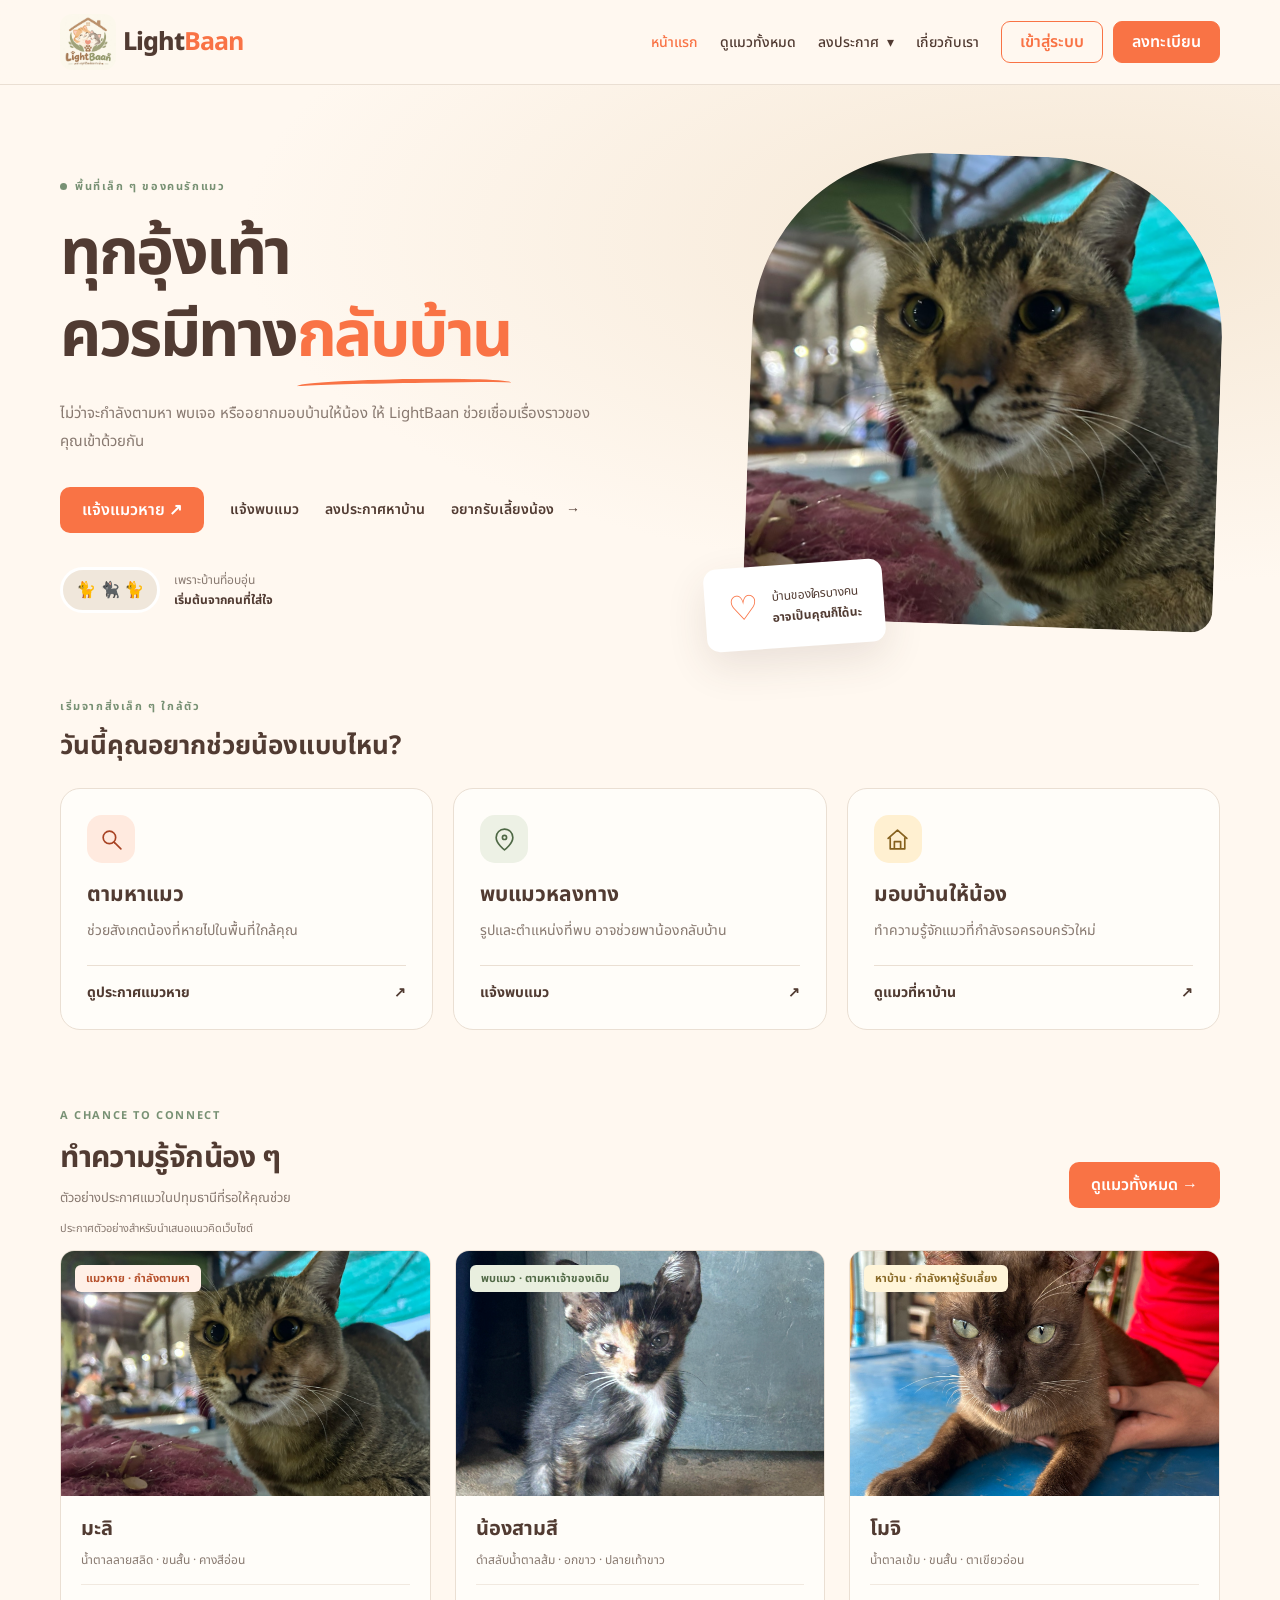
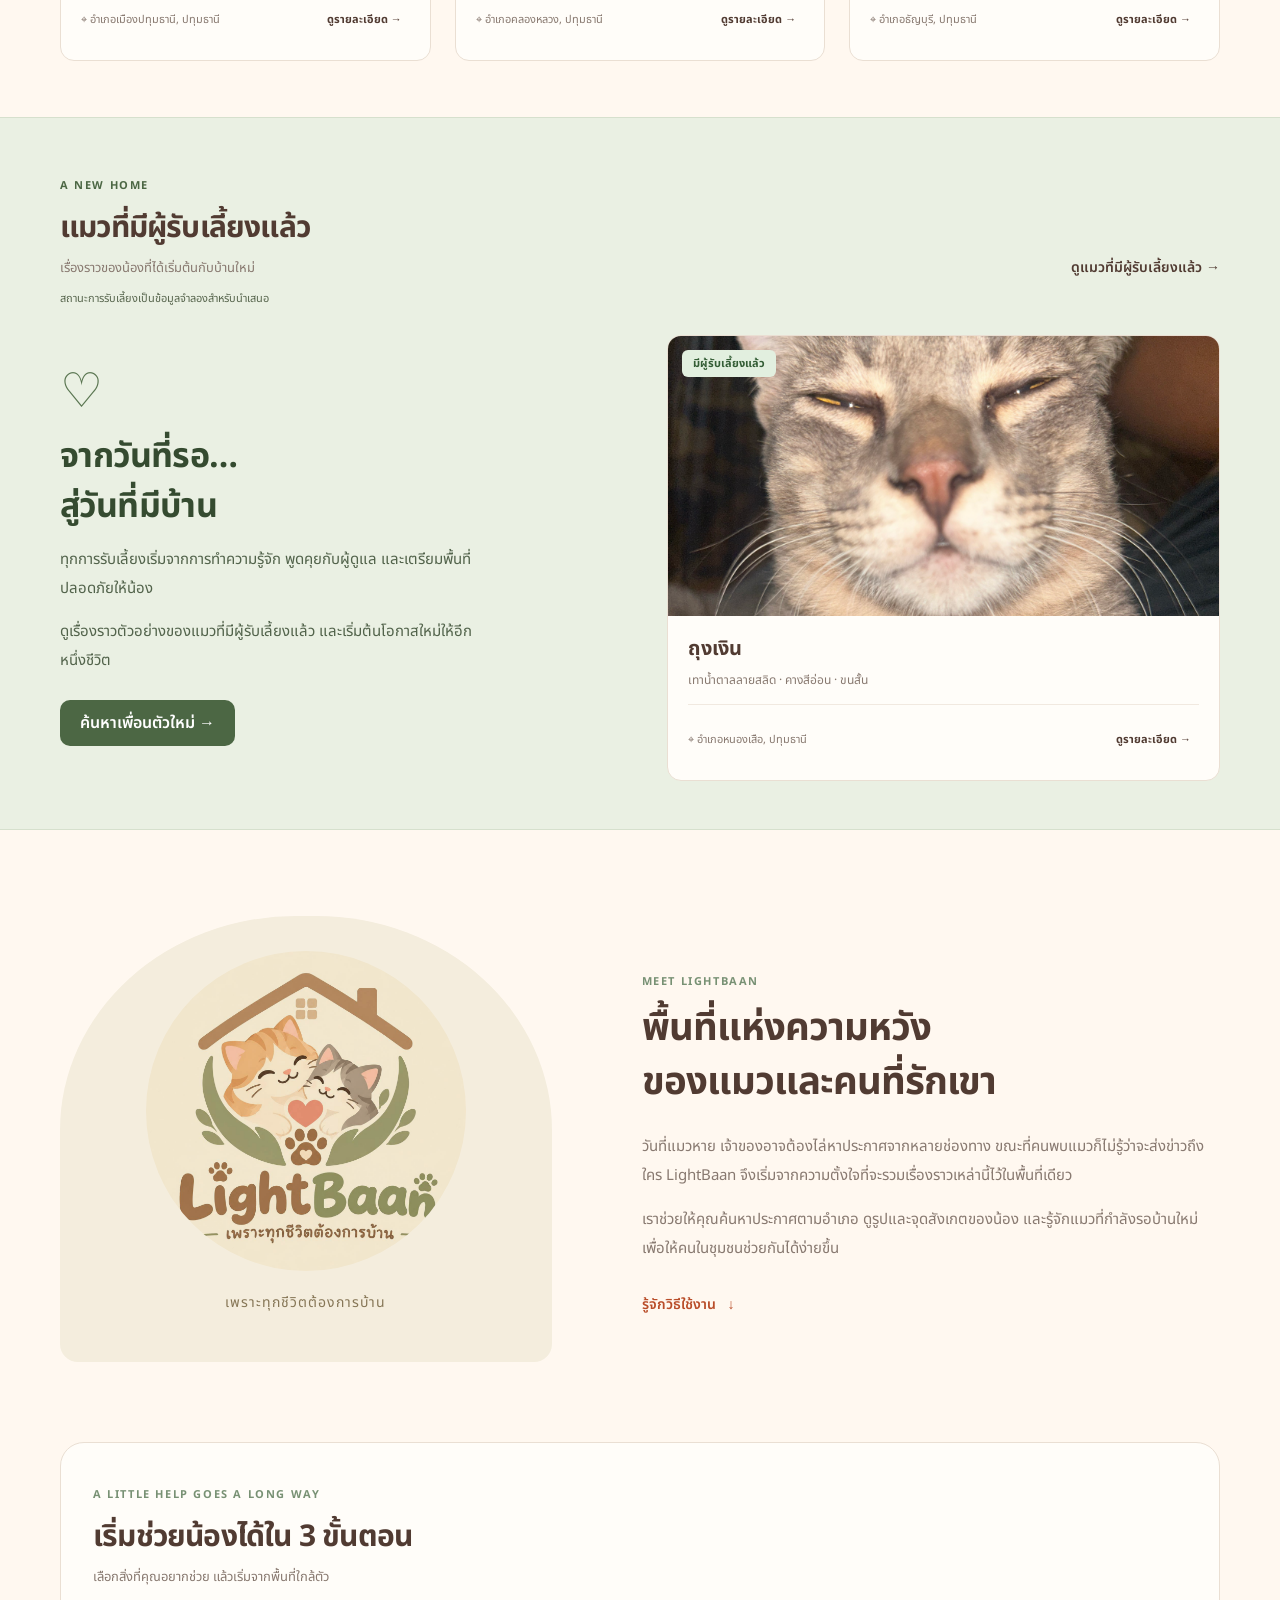
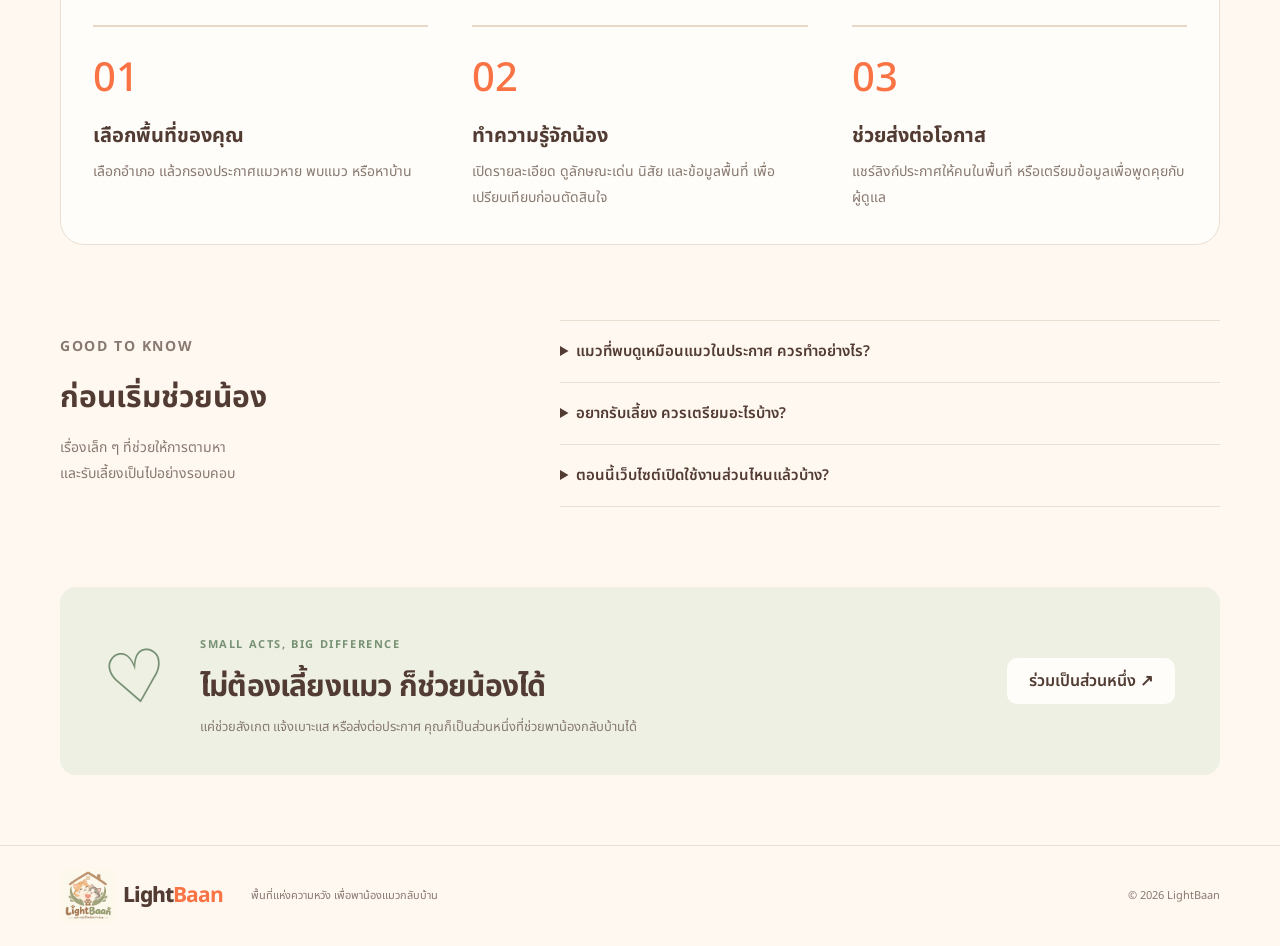
<file: index.html>
<!DOCTYPE html>
<html lang="th">
<head>
  <meta charset="UTF-8">
  <meta name="viewport" content="width=device-width, initial-scale=1.0">
  <meta name="description" content="LightBaan พื้นที่ช่วยตามหาแมวและหาบ้านให้แมวในชุมชน เลือกดูประกาศตามเขตและรู้จักน้องแต่ละตัว">
  <title>LightBaan | พาน้องแมวกลับบ้าน</title>
  <link rel="icon" type="image/jpeg" href="Logo.jpg">
  <link rel="preconnect" href="https://fonts.googleapis.com">
  <link rel="preconnect" href="https://fonts.gstatic.com" crossorigin>
  <link href="https://fonts.googleapis.com/css2?family=Noto+Sans+Thai:wght@400;500;600;700;800&display=swap" rel="stylesheet">
  <link rel="stylesheet" href="styles.css?v=20261018-menu">
  <script src="cats.js?v=20261018-nav" defer></script>
  <script src="demo.js?v=20261018-nav" defer></script>
  <script src="adoption.js?v=20261018-nav" defer></script>
  <script src="app.js?v=20261018-menu" defer></script>
</head>
<body class="home-page">
  <a class="skip-link" href="#main">ข้ามไปยังเนื้อหา</a>
  <header class="site-header">
    <div class="container navbar">
      <a class="logo" href="index.html?v=20261018-menu" aria-label="LightBaan หน้าแรก"><img class="logo-image" src="Logo.jpg" alt=""><span>Light<strong>Baan</strong></span></a>
      <button class="menu-button" id="menuButton" type="button" aria-label="เปิดเมนู" aria-controls="navLinks" aria-expanded="false"><span></span><span></span><span></span></button>
      <nav class="nav-links" id="navLinks" aria-label="เมนูหลัก"><a href="index.html?v=20261018-menu" class="active" aria-current="page">หน้าแรก</a><a href="cats.html">ดูแมวทั้งหมด</a><details class="nav-post"><summary>ลงประกาศ <span aria-hidden="true">▾</span></summary><div class="nav-post-options"><a href="report.html">แจ้งแมวหาย</a><a href="report.html?type=found">แจ้งพบแมว</a><a href="report.html?type=adopt">ลงประกาศหาบ้าน</a></div></details><a href="index.html?v=20261018-menu#about">เกี่ยวกับเรา</a></nav>
      <div class="auth-actions"><a class="login-button" href="auth.html">เข้าสู่ระบบ</a><a class="register-button" href="auth.html?mode=register">ลงทะเบียน</a></div>
    </div>
  </header>
  <main id="main">
    <section class="hero" id="home">
      <div class="container hero-grid">
        <div class="hero-content">
          <p class="eyebrow"><span></span> พื้นที่เล็ก ๆ ของคนรักแมว</p>
          <h1>ทุกอุ้งเท้า<br>ควรมีทาง<span>กลับบ้าน</span></h1>
          <p class="hero-description">ไม่ว่าจะกำลังตามหา พบเจอ หรืออยากมอบบ้านให้น้อง ให้ LightBaan ช่วยเชื่อมเรื่องราวของคุณเข้าด้วยกัน</p>
          <div class="hero-actions"><a class="primary-button" href="report.html">แจ้งแมวหาย ↗</a><a class="text-link" href="report.html?type=found">แจ้งพบแมว</a><a class="text-link" href="report.html?type=adopt">ลงประกาศหาบ้าน</a><a class="text-link" href="cats.html?type=adopt">อยากรับเลี้ยงน้อง <span>→</span></a></div>
          <div class="kind-note"><div class="cat-faces" aria-hidden="true">🐈 🐈‍⬛ 🐈</div><p>เพราะบ้านที่อบอุ่น<br><strong>เริ่มต้นจากคนที่ใส่ใจ</strong></p></div>
        </div>
        <div class="hero-image-wrap">
          <img class="hero-image" src="images/cat-1.jpg" style="object-position: 60% 40%" alt="แมวลายสลิดสีน้ำตาลกำลังมองกล้อง" fetchpriority="high">
          <div class="image-note"><span>♡</span><p>บ้านของใครบางคน<br><strong>อาจเป็นคุณก็ได้นะ</strong></p></div>
        </div>
      </div>
    </section>
<section class="quick-help container" aria-labelledby="quickHelpTitle"><div class="quick-heading"><p class="section-label">เริ่มจากสิ่งเล็ก ๆ ใกล้ตัว</p><h2 id="quickHelpTitle">วันนี้คุณอยากช่วยน้องแบบไหน?</h2></div><div class="quick-grid"><a class="quick-card quick-0" href="cats.html?type=lost"><span class="quick-icon" aria-hidden="true"><svg viewBox="0 0 24 24" fill="none" stroke="currentColor" stroke-width="1.6" stroke-linecap="round" stroke-linejoin="round"><circle cx="10" cy="10" r="6"/><path d="m15 15 6 6"/></svg></span><h3>ตามหาแมว</h3><p>ช่วยสังเกตน้องที่หายไปในพื้นที่ใกล้คุณ</p><span class="quick-link">ดูประกาศแมวหาย <span aria-hidden="true">↗</span></span></a><a class="quick-card quick-1" href="report.html?type=found"><span class="quick-icon" aria-hidden="true"><svg viewBox="0 0 24 24" fill="none" stroke="currentColor" stroke-width="1.6" stroke-linecap="round" stroke-linejoin="round"><path d="M20 10c0 6-8 12-8 12S4 16 4 10a8 8 0 1 1 16 0Z"/><circle cx="12" cy="10" r="2"/></svg></span><h3>พบแมวหลงทาง</h3><p>รูปและตำแหน่งที่พบ อาจช่วยพาน้องกลับบ้าน</p><span class="quick-link">แจ้งพบแมว <span aria-hidden="true">↗</span></span></a><a class="quick-card quick-2" href="cats.html?type=adopt"><span class="quick-icon" aria-hidden="true"><svg viewBox="0 0 24 24" fill="none" stroke="currentColor" stroke-width="1.6" stroke-linecap="round" stroke-linejoin="round"><path d="m3 11 9-8 9 8M5 10v11h14V10M9 21v-7h6v7"/></svg></span><h3>มอบบ้านให้น้อง</h3><p>ทำความรู้จักแมวที่กำลังรอครอบครัวใหม่</p><span class="quick-link">ดูแมวที่หาบ้าน <span aria-hidden="true">↗</span></span></a></div></section>
    <section class="cats-section container" id="cats">
      <div class="section-heading"><div><p class="section-label">A CHANCE TO CONNECT</p><h2>ทำความรู้จักน้อง ๆ</h2><p>ตัวอย่างประกาศแมวในปทุมธานีที่รอให้คุณช่วย</p></div><a class="primary-button" href="cats.html">ดูแมวทั้งหมด →</a></div>
      <p class="sample-note">ประกาศตัวอย่างสำหรับนำเสนอแนวคิดเว็บไซต์</p>
      <div class="cat-grid" id="homeCatGrid"></div>
    </section>
    <section class="success-section" aria-labelledby="adoptedTitle"><div class="container">
      <div class="section-heading"><div><p class="section-label">A NEW HOME</p><h2 id="adoptedTitle">แมวที่มีผู้รับเลี้ยงแล้ว</h2><p>เรื่องราวของน้องที่ได้เริ่มต้นกับบ้านใหม่</p></div><a class="text-link" href="cats.html?type=adopted">ดูแมวที่มีผู้รับเลี้ยงแล้ว →</a></div>
      <p class="sample-note">สถานะการรับเลี้ยงเป็นข้อมูลจำลองสำหรับนำเสนอ</p>
      <div class="success-layout"><div class="success-copy"><span class="success-heart" aria-hidden="true">♡</span><h3>จากวันที่รอ…<br>สู่วันที่มีบ้าน</h3><p>ทุกการรับเลี้ยงเริ่มจากการทำความรู้จัก พูดคุยกับผู้ดูแล และเตรียมพื้นที่ปลอดภัยให้น้อง</p><p>ดูเรื่องราวตัวอย่างของแมวที่มีผู้รับเลี้ยงแล้ว และเริ่มต้นโอกาสใหม่ให้อีกหนึ่งชีวิต</p><a class="success-button" href="cats.html?type=adopt">ค้นหาเพื่อนตัวใหม่ →</a></div><div class="cat-grid" id="adoptedCatGrid"></div></div></div>
    </section>
    <section class="story-section container" id="about" aria-labelledby="aboutTitle">
      <div class="story-visual"><img src="Logo.jpg" alt="แมวสองตัวใต้หลังคาบ้าน สัญลักษณ์ของ LightBaan" loading="lazy"><p>เพราะทุกชีวิตต้องการบ้าน</p></div>
      <div class="story-copy"><p class="section-label">MEET LIGHTBAAN</p><h2 id="aboutTitle">พื้นที่แห่งความหวัง<br>ของแมวและคนที่รักเขา</h2><p>วันที่แมวหาย เจ้าของอาจต้องไล่หาประกาศจากหลายช่องทาง ขณะที่คนพบแมวก็ไม่รู้ว่าจะส่งข่าวถึงใคร LightBaan จึงเริ่มจากความตั้งใจที่จะรวมเรื่องราวเหล่านี้ไว้ในพื้นที่เดียว</p><p>เราช่วยให้คุณค้นหาประกาศตามอำเภอ ดูรูปและจุดสังเกตของน้อง และรู้จักแมวที่กำลังรอบ้านใหม่ เพื่อให้คนในชุมชนช่วยกันได้ง่ายขึ้น</p><a class="text-link" href="#how-it-works">รู้จักวิธีใช้งาน <span>↓</span></a></div>
    </section>
    <section class="how-section container" id="how-it-works" aria-labelledby="howTitle">
      <div class="section-heading"><div><p class="section-label">A LITTLE HELP GOES A LONG WAY</p><h2 id="howTitle">เริ่มช่วยน้องได้ใน 3 ขั้นตอน</h2><p>เลือกสิ่งที่คุณอยากช่วย แล้วเริ่มจากพื้นที่ใกล้ตัว</p></div></div>
      <ol class="steps"><li><span class="step-number">01</span><h3>เลือกพื้นที่ของคุณ</h3><p>เลือกอำเภอ แล้วกรองประกาศแมวหาย พบแมว หรือหาบ้าน</p></li><li><span class="step-number">02</span><h3>ทำความรู้จักน้อง</h3><p>เปิดรายละเอียด ดูลักษณะเด่น นิสัย และข้อมูลพื้นที่ เพื่อเปรียบเทียบก่อนตัดสินใจ</p></li><li><span class="step-number">03</span><h3>ช่วยส่งต่อโอกาส</h3><p>แชร์ลิงก์ประกาศให้คนในพื้นที่ หรือเตรียมข้อมูลเพื่อพูดคุยกับผู้ดูแล</p></li></ol>
    </section>
    <section class="faq-section container" aria-labelledby="faqTitle">
      <div><p class="section-label">GOOD TO KNOW</p><h2 id="faqTitle">ก่อนเริ่มช่วยน้อง</h2><p>เรื่องเล็ก ๆ ที่ช่วยให้การตามหา<br>และรับเลี้ยงเป็นไปอย่างรอบคอบ</p></div>
      <div class="faq-list"><details><summary>แมวที่พบดูเหมือนแมวในประกาศ ควรทำอย่างไร?</summary><p>เปรียบเทียบจุดสังเกต สีขน ปลอกคอ และพื้นที่ให้ครบ เตรียมภาพกับเวลาที่พบเพื่อแจ้งผู้ประกาศ รูปที่คล้ายกันเพียงอย่างเดียวยังยืนยันไม่ได้ว่าเป็นแมวตัวเดียวกัน</p></details><details><summary>อยากรับเลี้ยง ควรเตรียมอะไรบ้าง?</summary><p>เตรียมพื้นที่ปลอดภัย อาหาร กระบะทราย และเวลาในการดูแล พูดคุยกับสมาชิกในบ้าน รวมถึงสอบถามนิสัยและประวัติการดูแลของน้องจากผู้ประกาศก่อนตัดสินใจ</p></details><details><summary>ตอนนี้เว็บไซต์เปิดใช้งานส่วนไหนแล้วบ้าง?</summary><p>ทดลองเข้าสู่ระบบ ลงประกาศแมวหาย พบแมว และหาบ้าน พร้อมรูปและหมุด ดูรายละเอียด กรองตามอำเภอ และปิดประกาศได้ ข้อมูลอยู่เฉพาะในแท็บนี้ ไม่สร้างบัญชีหรือส่งข้อความถึงผู้อื่นจริง</p></details></div>
    </section>
    <section class="about-section container"><div class="about-icon" aria-hidden="true">♡</div><div><p class="section-label">SMALL ACTS, BIG DIFFERENCE</p><h2>ไม่ต้องเลี้ยงแมว ก็ช่วยน้องได้</h2><p>แค่ช่วยสังเกต แจ้งเบาะแส หรือส่งต่อประกาศ คุณก็เป็นส่วนหนึ่งที่ช่วยพาน้องกลับบ้านได้</p></div><a class="secondary-button" href="auth.html?mode=register">ร่วมเป็นส่วนหนึ่ง ↗</a></section>
  </main>
  <footer class="site-footer"><div class="container footer-content"><a class="logo" href="index.html?v=20261018-menu"><img class="logo-image" src="Logo.jpg" alt=""><span>Light<strong>Baan</strong></span></a><p>พื้นที่แห่งความหวัง เพื่อพาน้องแมวกลับบ้าน</p><small>© 2026 LightBaan</small></div></footer>
  <dialog id="comingSoonDialog" aria-labelledby="dialogTitle"><button class="dialog-close" type="button" aria-label="ปิด" data-close-dialog>×</button><div class="dialog-icon" aria-hidden="true">♡</div><h2 id="dialogTitle">ฟีเจอร์นี้กำลังพัฒนา</h2><p>ระบบลงประกาศยังไม่เปิดใช้งาน ระหว่างนี้สามารถค้นหาและดูรายละเอียดประกาศตัวอย่างได้</p><button class="primary-button" type="button" data-close-dialog>เข้าใจแล้ว</button></dialog>
</body>
</html>
</file>
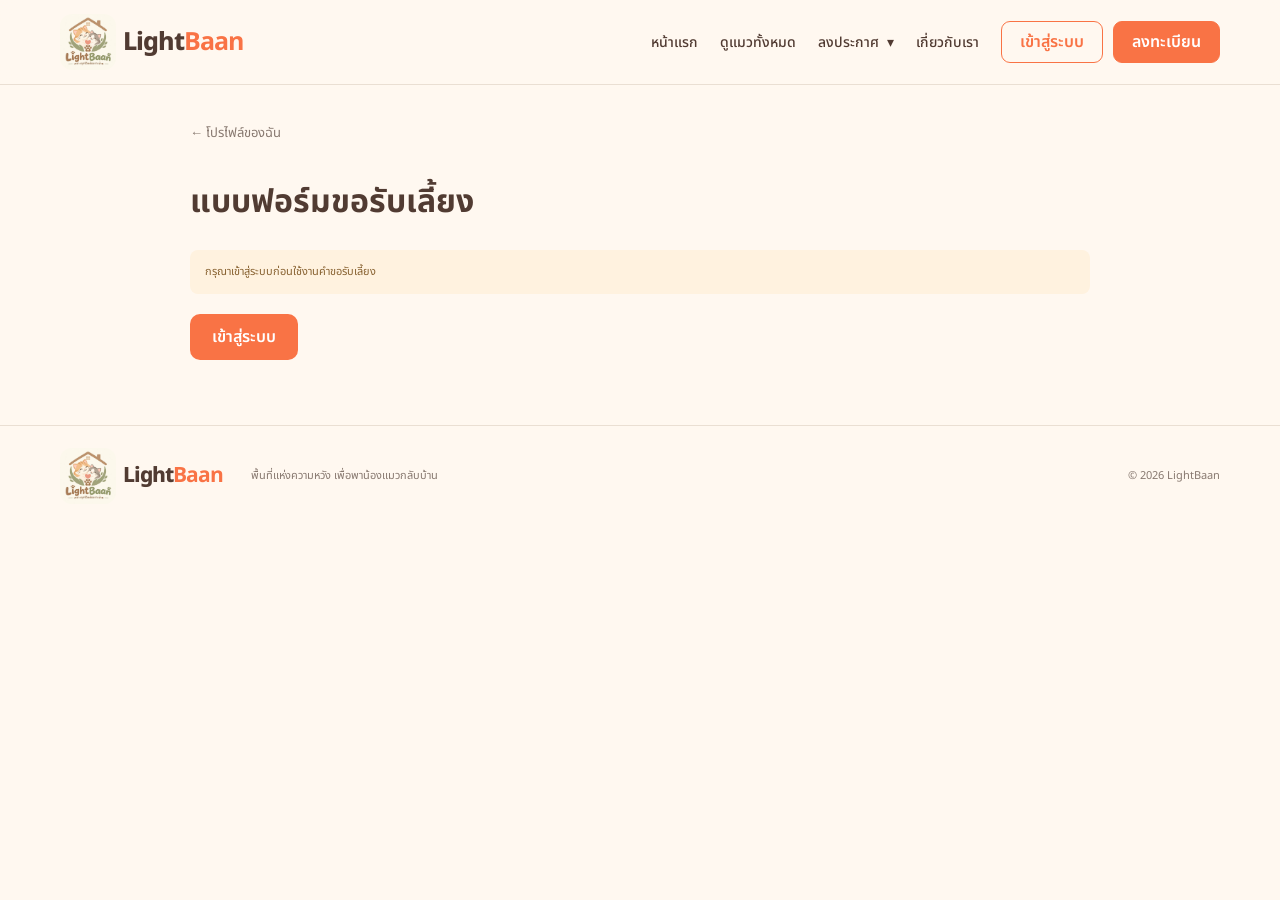
<file: adopt.html>
<!DOCTYPE html>
<html lang="th">
<head>
  <meta charset="UTF-8">
  <meta name="viewport" content="width=device-width, initial-scale=1.0">
  <title>แบบฟอร์มขอรับเลี้ยง | LightBaan</title>
  <link rel="icon" type="image/jpeg" href="Logo.jpg">
  <link rel="preconnect" href="https://fonts.googleapis.com">
  <link rel="preconnect" href="https://fonts.gstatic.com" crossorigin>
  <link href="https://fonts.googleapis.com/css2?family=Noto+Sans+Thai:wght@400;500;600;700;800&display=swap" rel="stylesheet">
  <link rel="stylesheet" href="styles.css?v=20261018-menu">
  <script src="cats.js?v=20261018-nav" defer></script>
  <script src="demo.js?v=20261018-nav" defer></script>
  <script src="adoption.js?v=20261018-nav" defer></script>
  <script src="app.js?v=20261018-menu" defer></script>
  <script src="adoption-pages.js?v=20261018-nav" defer></script>
</head>
<body data-adoption-page="apply">
  <a class="skip-link" href="#profileMain">ข้ามไปยังเนื้อหา</a>
  <header class="site-header">
    <div class="container navbar">
      <a class="logo" href="index.html?v=20261018-menu" aria-label="LightBaan หน้าแรก"><img class="logo-image" src="Logo.jpg" alt=""><span>Light<strong>Baan</strong></span></a>
      <button class="menu-button" id="menuButton" type="button" aria-label="เปิดเมนู" aria-controls="navLinks" aria-expanded="false"><span></span><span></span><span></span></button>
      <nav class="nav-links" id="navLinks" aria-label="เมนูหลัก"><a href="index.html?v=20261018-menu">หน้าแรก</a><a href="cats.html">ดูแมวทั้งหมด</a><details class="nav-post"><summary>ลงประกาศ <span aria-hidden="true">▾</span></summary><div class="nav-post-options"><a href="report.html">แจ้งแมวหาย</a><a href="report.html?type=found">แจ้งพบแมว</a><a href="report.html?type=adopt">ลงประกาศหาบ้าน</a></div></details><a href="index.html?v=20261018-menu#about">เกี่ยวกับเรา</a></nav>
      <div class="auth-actions"><a class="login-button" href="auth.html">เข้าสู่ระบบ</a><a class="register-button" href="auth.html?mode=register">ลงทะเบียน</a></div>
    </div>
  </header>
  <main class="container profile-page" id="profileMain"><a class="back-link" href="profile.html">← โปรไฟล์ของฉัน</a><h1 id="adoptionHeading">แบบฟอร์มขอรับเลี้ยง</h1><div id="adoptionContent"><noscript>กรุณาเปิด JavaScript</noscript></div></main>
  <footer class="site-footer"><div class="container footer-content"><a class="logo" href="index.html?v=20261018-menu"><img class="logo-image" src="Logo.jpg" alt=""><span>Light<strong>Baan</strong></span></a><p>พื้นที่แห่งความหวัง เพื่อพาน้องแมวกลับบ้าน</p><small>© 2026 LightBaan</small></div></footer>
</body>
</html>
</file>
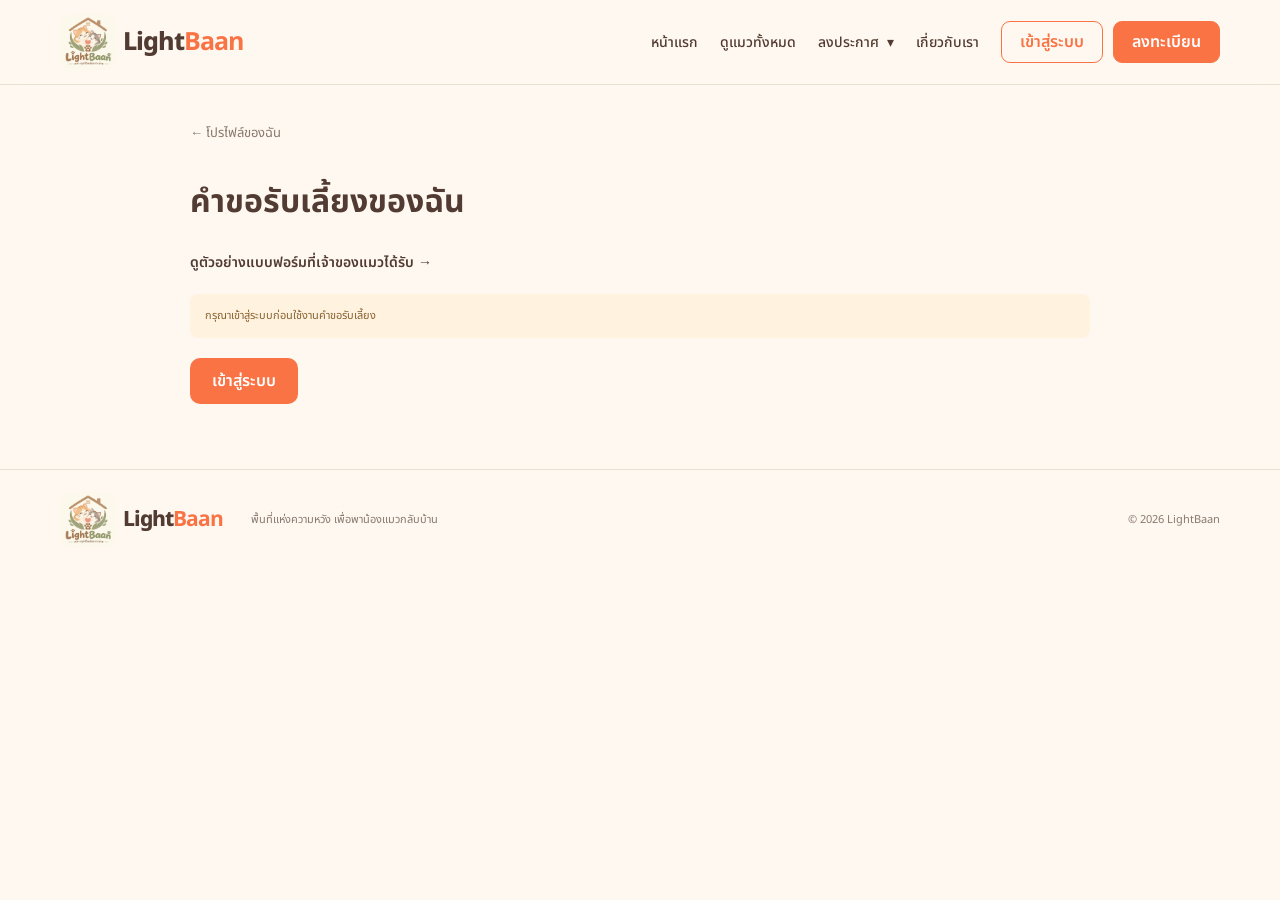
<file: adoptions.html>
<!DOCTYPE html>
<html lang="th">
<head>
  <meta charset="UTF-8">
  <meta name="viewport" content="width=device-width, initial-scale=1.0">
  <title>คำขอรับเลี้ยงของฉัน | LightBaan</title>
  <link rel="icon" type="image/jpeg" href="Logo.jpg">
  <link rel="preconnect" href="https://fonts.googleapis.com">
  <link rel="preconnect" href="https://fonts.gstatic.com" crossorigin>
  <link href="https://fonts.googleapis.com/css2?family=Noto+Sans+Thai:wght@400;500;600;700;800&display=swap" rel="stylesheet">
  <link rel="stylesheet" href="styles.css?v=20261018-menu">
  <script src="cats.js?v=20261018-nav" defer></script>
  <script src="demo.js?v=20261018-nav" defer></script>
  <script src="adoption.js?v=20261018-nav" defer></script>
  <script src="app.js?v=20261018-menu" defer></script>
  <script src="adoption-pages.js?v=20261018-nav" defer></script>
</head>
<body data-adoption-page="requests">
  <a class="skip-link" href="#profileMain">ข้ามไปยังเนื้อหา</a>
  <header class="site-header">
    <div class="container navbar">
      <a class="logo" href="index.html?v=20261018-menu" aria-label="LightBaan หน้าแรก"><img class="logo-image" src="Logo.jpg" alt=""><span>Light<strong>Baan</strong></span></a>
      <button class="menu-button" id="menuButton" type="button" aria-label="เปิดเมนู" aria-controls="navLinks" aria-expanded="false"><span></span><span></span><span></span></button>
      <nav class="nav-links" id="navLinks" aria-label="เมนูหลัก"><a href="index.html?v=20261018-menu">หน้าแรก</a><a href="cats.html">ดูแมวทั้งหมด</a><details class="nav-post"><summary>ลงประกาศ <span aria-hidden="true">▾</span></summary><div class="nav-post-options"><a href="report.html">แจ้งแมวหาย</a><a href="report.html?type=found">แจ้งพบแมว</a><a href="report.html?type=adopt">ลงประกาศหาบ้าน</a></div></details><a href="index.html?v=20261018-menu#about">เกี่ยวกับเรา</a></nav>
      <div class="auth-actions"><a class="login-button" href="auth.html">เข้าสู่ระบบ</a><a class="register-button" href="auth.html?mode=register">ลงทะเบียน</a></div>
    </div>
  </header>
  <main class="container profile-page" id="profileMain"><a class="back-link" href="profile.html">← โปรไฟล์ของฉัน</a><h1 id="adoptionHeading">คำขอรับเลี้ยงของฉัน</h1><p><a class="text-link" href="adoptions.html?view=example">ดูตัวอย่างแบบฟอร์มที่เจ้าของแมวได้รับ →</a></p><div id="adoptionContent"><noscript>กรุณาเปิด JavaScript</noscript></div></main>
  <footer class="site-footer"><div class="container footer-content"><a class="logo" href="index.html?v=20261018-menu"><img class="logo-image" src="Logo.jpg" alt=""><span>Light<strong>Baan</strong></span></a><p>พื้นที่แห่งความหวัง เพื่อพาน้องแมวกลับบ้าน</p><small>© 2026 LightBaan</small></div></footer>
</body>
</html>
</file>
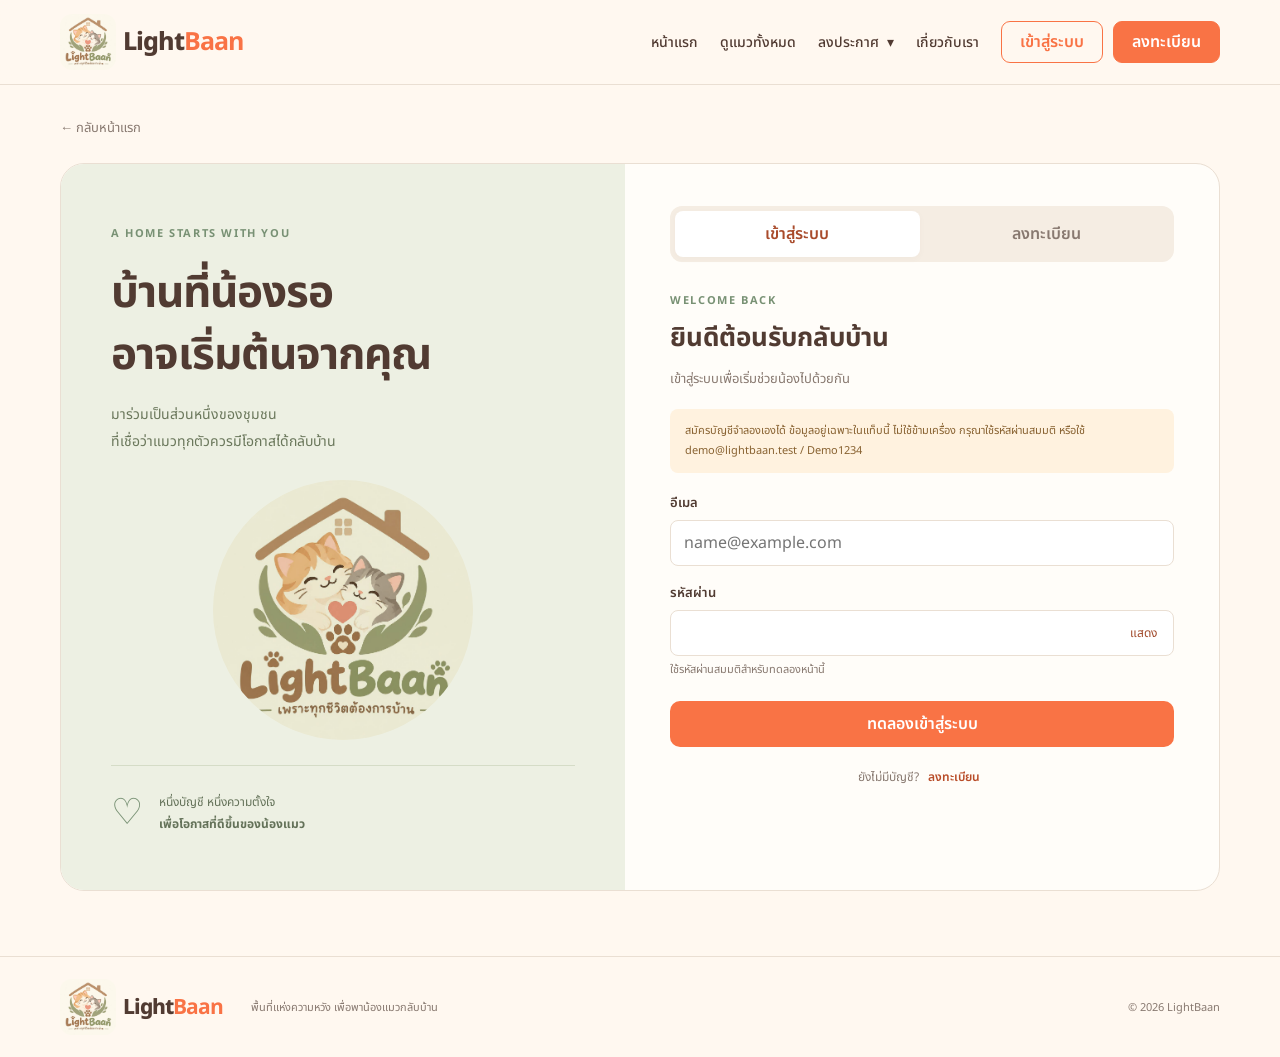
<file: auth.html>
<!DOCTYPE html>
<html lang="th">
<head>
  <meta charset="UTF-8">
  <meta name="viewport" content="width=device-width, initial-scale=1.0">
  <title>เข้าสู่ระบบ | LightBaan</title>
  <link rel="icon" type="image/jpeg" href="Logo.jpg">
  <link rel="preconnect" href="https://fonts.googleapis.com">
  <link rel="preconnect" href="https://fonts.gstatic.com" crossorigin>
  <link href="https://fonts.googleapis.com/css2?family=Noto+Sans+Thai:wght@400;500;600;700;800&display=swap" rel="stylesheet">
  <link rel="stylesheet" href="styles.css?v=20261018-menu">
  <script src="cats.js?v=20261018-nav" defer></script>
  <script src="demo.js?v=20261018-nav" defer></script>
  <script src="adoption.js?v=20261018-nav" defer></script>
  <script src="app.js?v=20261018-menu" defer></script>
  <script src="auth.js?v=20261018-nav" defer></script>
</head>
<body>
  <a class="skip-link" href="#authMain">ข้ามไปยังเนื้อหา</a>
  <header class="site-header">
    <div class="container navbar">
      <a class="logo" href="index.html?v=20261018-menu" aria-label="LightBaan หน้าแรก"><img class="logo-image" src="Logo.jpg" alt=""><span>Light<strong>Baan</strong></span></a>
      <button class="menu-button" id="menuButton" type="button" aria-label="เปิดเมนู" aria-controls="navLinks" aria-expanded="false"><span></span><span></span><span></span></button>
      <nav class="nav-links" id="navLinks" aria-label="เมนูหลัก"><a href="index.html?v=20261018-menu">หน้าแรก</a><a href="cats.html">ดูแมวทั้งหมด</a><details class="nav-post"><summary>ลงประกาศ <span aria-hidden="true">▾</span></summary><div class="nav-post-options"><a href="report.html">แจ้งแมวหาย</a><a href="report.html?type=found">แจ้งพบแมว</a><a href="report.html?type=adopt">ลงประกาศหาบ้าน</a></div></details><a href="index.html?v=20261018-menu#about">เกี่ยวกับเรา</a></nav>
      <div class="auth-actions"><a class="login-button" href="auth.html">เข้าสู่ระบบ</a><a class="register-button" href="auth.html?mode=register">ลงทะเบียน</a></div>
    </div>
  </header>
  <main class="auth-page container" id="authMain">
    <a class="back-link" href="index.html?v=20261018-menu">← กลับหน้าแรก</a>
    <div class="auth-layout">
      <section class="auth-welcome" aria-labelledby="welcomeTitle"><p class="section-label">A HOME STARTS WITH YOU</p><h1 id="welcomeTitle">บ้านที่น้องรอ<br>อาจเริ่มต้นจากคุณ</h1><p>มาร่วมเป็นส่วนหนึ่งของชุมชน<br>ที่เชื่อว่าแมวทุกตัวควรมีโอกาสได้กลับบ้าน</p><img src="Logo.jpg" alt="LightBaan เพราะทุกชีวิตต้องการบ้าน"><div class="welcome-note"><span aria-hidden="true">♡</span><p>หนึ่งบัญชี หนึ่งความตั้งใจ<br><strong>เพื่อโอกาสที่ดีขึ้นของน้องแมว</strong></p></div></section>
      <section class="auth-panel" aria-labelledby="formTitle">
        <div class="auth-tabs" role="group" aria-label="เลือกเข้าสู่ระบบหรือลงทะเบียน"><button type="button" data-auth-mode="login" aria-pressed="true" class="active">เข้าสู่ระบบ</button><button type="button" data-auth-mode="register" aria-pressed="false">ลงทะเบียน</button></div>
        <p class="section-label" id="formEyebrow">WELCOME BACK</p><h2 id="formTitle">ยินดีต้อนรับกลับบ้าน</h2><p class="auth-description" id="formDescription">เข้าสู่ระบบเพื่อเริ่มช่วยน้องไปด้วยกัน</p>
        <p class="demo-notice">สมัครบัญชีจำลองเองได้ ข้อมูลอยู่เฉพาะในแท็บนี้ ไม่ใช้ข้ามเครื่อง กรุณาใช้รหัสผ่านสมมติ หรือใช้ demo@lightbaan.test / Demo1234</p>
        <form id="authForm" novalidate>
          <div class="field register-only" hidden><label for="displayName">ชื่อที่แสดง</label><input id="displayName" name="displayName" type="text" autocomplete="nickname" maxlength="60" aria-describedby="displayNameError" disabled><small class="field-error" id="displayNameError"></small></div>
          <div class="field"><label for="email">อีเมล</label><input id="email" name="email" type="email" autocomplete="email" placeholder="name@example.com" required aria-describedby="emailError"><small class="field-error" id="emailError"></small></div>
          <div class="field"><label for="password">รหัสผ่าน</label><div class="password-field"><input id="password" name="password" type="password" autocomplete="current-password" required aria-describedby="passwordHint passwordError"><button class="password-toggle" type="button" data-password="password" aria-label="แสดงรหัสผ่าน" aria-pressed="false">แสดง</button></div><small id="passwordHint">ใช้รหัสผ่านสมมติสำหรับทดลองหน้านี้</small><small class="field-error" id="passwordError"></small></div>
          <div class="field register-only" hidden><label for="confirmPassword">ยืนยันรหัสผ่าน</label><div class="password-field"><input id="confirmPassword" name="confirmPassword" type="password" autocomplete="new-password" disabled aria-describedby="confirmPasswordError"><button class="password-toggle" type="button" data-password="confirmPassword" aria-label="แสดงรหัสผ่านยืนยัน" aria-pressed="false">แสดง</button></div><small class="field-error" id="confirmPasswordError"></small></div>
          <p class="form-feedback" id="authFeedback" role="status" tabindex="-1" hidden></p>
          <button class="primary-button auth-submit" id="authSubmit" type="submit" disabled>ทดลองเข้าสู่ระบบ</button>
        </form>
        <p class="auth-switch"><span id="switchText">ยังไม่มีบัญชี?</span> <button type="button" id="switchMode">ลงทะเบียน</button></p>
        <noscript><p>กรุณาเปิด JavaScript เพื่อทดลองฟอร์ม บัญชีจำลองใช้ได้เฉพาะในแท็บนี้</p></noscript>
      </section>
    </div>
  </main>
  <footer class="site-footer"><div class="container footer-content"><a class="logo" href="index.html?v=20261018-menu"><img class="logo-image" src="Logo.jpg" alt=""><span>Light<strong>Baan</strong></span></a><p>พื้นที่แห่งความหวัง เพื่อพาน้องแมวกลับบ้าน</p><small>© 2026 LightBaan</small></div></footer>
</body>
</html>
</file>
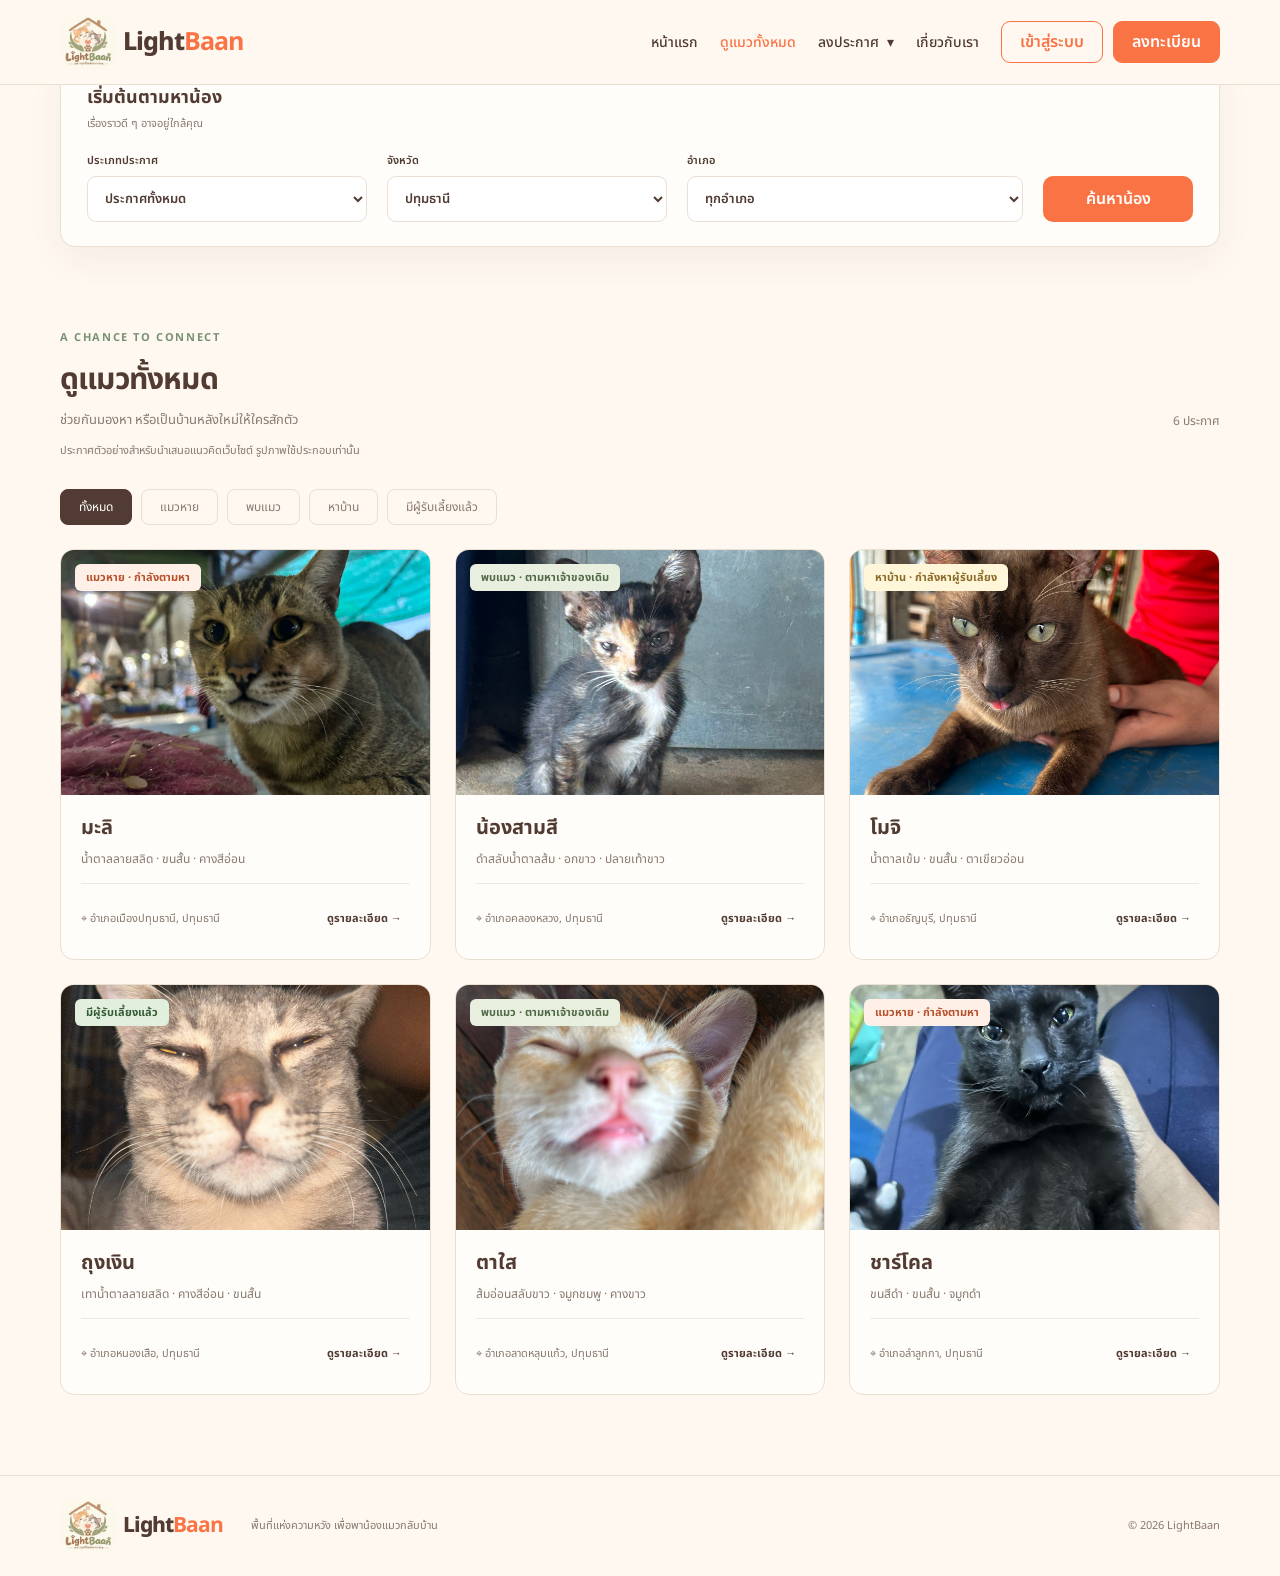
<file: cats.html>
<!DOCTYPE html>
<html lang="th">
<head>
  <meta charset="UTF-8">
  <meta name="viewport" content="width=device-width, initial-scale=1.0">
  <meta name="description" content="LightBaan พื้นที่ช่วยตามหาแมวและหาบ้านให้แมวในชุมชน เลือกดูประกาศตามเขตและรู้จักน้องแต่ละตัว">
  <title>ดูแมวทั้งหมด | LightBaan</title>
  <link rel="icon" type="image/jpeg" href="Logo.jpg">
  <link rel="preconnect" href="https://fonts.googleapis.com">
  <link rel="preconnect" href="https://fonts.gstatic.com" crossorigin>
  <link href="https://fonts.googleapis.com/css2?family=Noto+Sans+Thai:wght@400;500;600;700;800&display=swap" rel="stylesheet">
  <link rel="stylesheet" href="styles.css?v=20261018-menu">
  <script src="cats.js?v=20261018-nav" defer></script>
  <script src="demo.js?v=20261018-nav" defer></script>
  <script src="adoption.js?v=20261018-nav" defer></script>
  <script src="app.js?v=20261018-menu" defer></script>
</head>
<body>
  <a class="skip-link" href="#main">ข้ามไปยังเนื้อหา</a>
  <header class="site-header">
    <div class="container navbar">
      <a class="logo" href="index.html?v=20261018-menu" aria-label="LightBaan หน้าแรก"><img class="logo-image" src="Logo.jpg" alt=""><span>Light<strong>Baan</strong></span></a>
      <button class="menu-button" id="menuButton" type="button" aria-label="เปิดเมนู" aria-controls="navLinks" aria-expanded="false"><span></span><span></span><span></span></button>
      <nav class="nav-links" id="navLinks" aria-label="เมนูหลัก"><a href="index.html?v=20261018-menu">หน้าแรก</a><a href="cats.html" class="active" aria-current="page">ดูแมวทั้งหมด</a><details class="nav-post"><summary>ลงประกาศ <span aria-hidden="true">▾</span></summary><div class="nav-post-options"><a href="report.html">แจ้งแมวหาย</a><a href="report.html?type=found">แจ้งพบแมว</a><a href="report.html?type=adopt">ลงประกาศหาบ้าน</a></div></details><a href="index.html?v=20261018-menu#about">เกี่ยวกับเรา</a></nav>
      <div class="auth-actions"><a class="login-button" href="auth.html">เข้าสู่ระบบ</a><a class="register-button" href="auth.html?mode=register">ลงทะเบียน</a></div>
    </div>
  </header>
  <main id="main">
    <section class="search-area" aria-label="ค้นหาประกาศตามพื้นที่">
      <form class="container search-box" id="searchForm">
        <div class="search-heading"><strong>เริ่มต้นตามหาน้อง</strong><span>เรื่องราวดี ๆ อาจอยู่ใกล้คุณ</span></div>
        <label for="typeFilter">ประเภทประกาศ<select id="typeFilter"><option value="all">ประกาศทั้งหมด</option><option value="lost">แมวหาย</option><option value="found">พบแมว</option><option value="adopt">หาบ้าน</option><option value="adopted">มีผู้รับเลี้ยงแล้ว</option></select></label>
        <label for="provinceFilter">จังหวัด<select id="provinceFilter"><option value="ปทุมธานี">ปทุมธานี</option></select></label>
        <label for="districtFilter">อำเภอ<select id="districtFilter" disabled><option value="all">เลือกอำเภอ</option></select></label>
        <button class="primary-button" type="submit">ค้นหาน้อง</button>
      </form>
    </section>
    <section class="cats-section container" id="cats">
      <div class="section-heading"><div><p class="section-label">A CHANCE TO CONNECT</p><h2>ดูแมวทั้งหมด</h2><p>ช่วยกันมองหา หรือเป็นบ้านหลังใหม่ให้ใครสักตัว</p></div><span id="resultCount" role="status">6 ประกาศ</span></div>
      <p class="sample-note">ประกาศตัวอย่างสำหรับนำเสนอแนวคิดเว็บไซต์ รูปภาพใช้ประกอบเท่านั้น</p>
      <div class="filter-buttons" role="group" aria-label="กรองประเภทประกาศ"><button class="active" type="button" data-filter="all" aria-pressed="true">ทั้งหมด</button><button type="button" data-filter="lost" aria-pressed="false">แมวหาย</button><button type="button" data-filter="found" aria-pressed="false">พบแมว</button><button type="button" data-filter="adopt" aria-pressed="false">หาบ้าน</button><button type="button" data-filter="adopted" aria-pressed="false">มีผู้รับเลี้ยงแล้ว</button></div>
      <div class="cat-grid" id="catGrid"></div>
      <noscript><p>กรุณาเปิด JavaScript เพื่อค้นหาและดูประกาศแมว</p></noscript>
      <div class="empty-state" id="emptyState" hidden><h3>ยังไม่พบประกาศในพื้นที่นี้</h3><p>ลองเลือกประเภทอื่น หรือดูประกาศจากทุกพื้นที่</p><button class="secondary-button" type="button" id="resetFilters">แสดงประกาศทั้งหมด</button></div>
    </section>
  </main>
  <footer class="site-footer"><div class="container footer-content"><a class="logo" href="index.html?v=20261018-menu"><img class="logo-image" src="Logo.jpg" alt=""><span>Light<strong>Baan</strong></span></a><p>พื้นที่แห่งความหวัง เพื่อพาน้องแมวกลับบ้าน</p><small>© 2026 LightBaan</small></div></footer>
  <dialog id="comingSoonDialog" aria-labelledby="dialogTitle"><button class="dialog-close" type="button" aria-label="ปิด" data-close-dialog>×</button><div class="dialog-icon" aria-hidden="true">♡</div><h2 id="dialogTitle">ฟีเจอร์นี้กำลังพัฒนา</h2><p>ระบบลงประกาศยังไม่เปิดใช้งาน ระหว่างนี้สามารถค้นหาและดูรายละเอียดประกาศตัวอย่างได้</p><button class="primary-button" type="button" data-close-dialog>เข้าใจแล้ว</button></dialog>
</body>
</html>
</file>
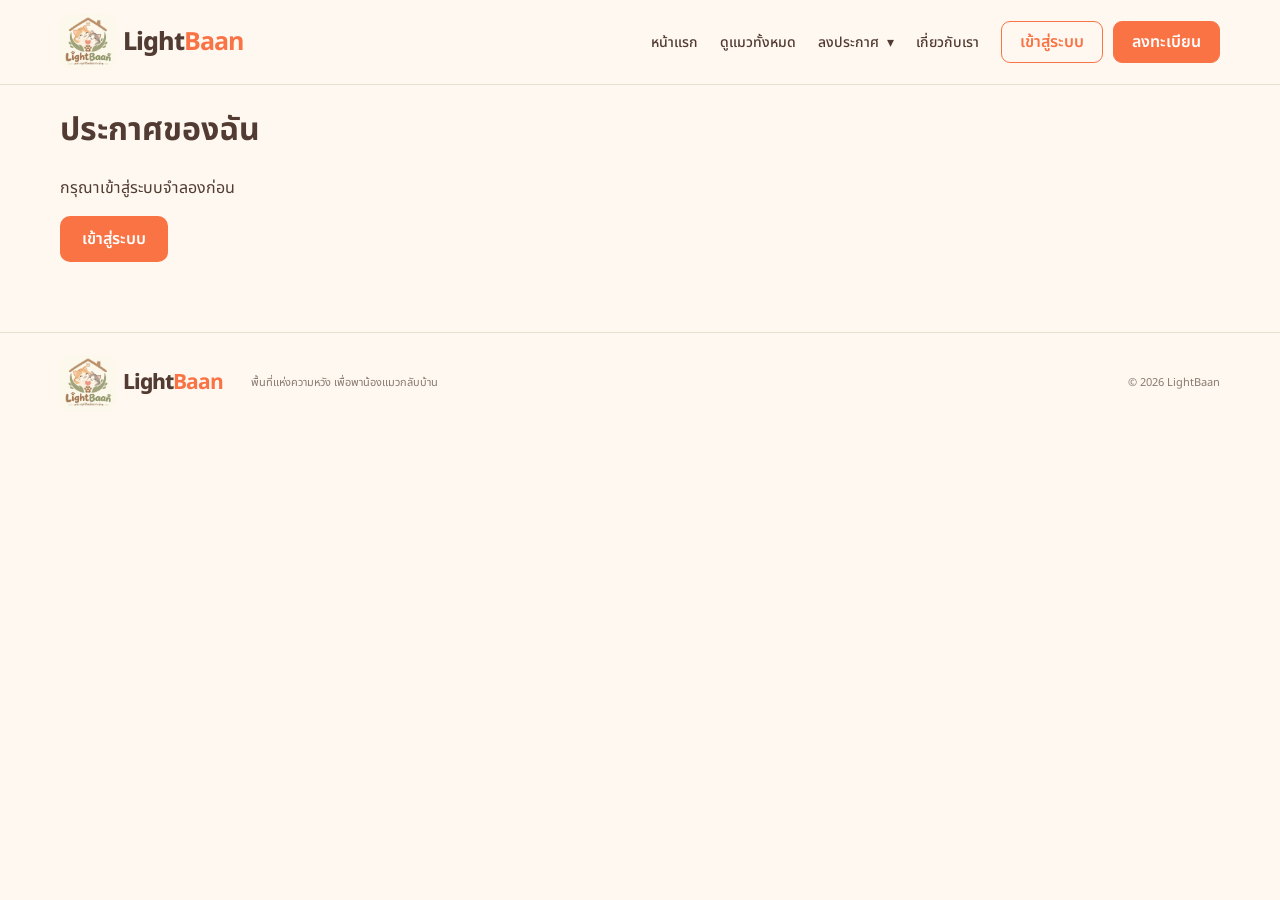
<file: my-posts.html>
<!DOCTYPE html>
<html lang="th">
<head>
  <meta charset="UTF-8">
  <meta name="viewport" content="width=device-width, initial-scale=1.0">
  <title>ประกาศของฉัน | LightBaan</title>
  <link rel="icon" type="image/jpeg" href="Logo.jpg">
  <link rel="preconnect" href="https://fonts.googleapis.com">
  <link rel="preconnect" href="https://fonts.gstatic.com" crossorigin>
  <link href="https://fonts.googleapis.com/css2?family=Noto+Sans+Thai:wght@400;500;600;700;800&display=swap" rel="stylesheet">
  <link rel="stylesheet" href="styles.css?v=20261018-menu">
  <script src="cats.js?v=20261018-nav" defer></script>
  <script src="demo.js?v=20261018-nav" defer></script>
  <script src="adoption.js?v=20261018-nav" defer></script>
  <script src="app.js?v=20261018-menu" defer></script>
</head>
<body>
  <a class="skip-link" href="#myPosts">ข้ามไปยังเนื้อหา</a>
  <header class="site-header">
    <div class="container navbar">
      <a class="logo" href="index.html?v=20261018-menu" aria-label="LightBaan หน้าแรก"><img class="logo-image" src="Logo.jpg" alt=""><span>Light<strong>Baan</strong></span></a>
      <button class="menu-button" id="menuButton" type="button" aria-label="เปิดเมนู" aria-controls="navLinks" aria-expanded="false"><span></span><span></span><span></span></button>
      <nav class="nav-links" id="navLinks" aria-label="เมนูหลัก"><a href="index.html?v=20261018-menu">หน้าแรก</a><a href="cats.html">ดูแมวทั้งหมด</a><details class="nav-post"><summary>ลงประกาศ <span aria-hidden="true">▾</span></summary><div class="nav-post-options"><a href="report.html">แจ้งแมวหาย</a><a href="report.html?type=found">แจ้งพบแมว</a><a href="report.html?type=adopt">ลงประกาศหาบ้าน</a></div></details><a href="index.html?v=20261018-menu#about">เกี่ยวกับเรา</a></nav>
      <div class="auth-actions"><a class="login-button" href="auth.html">เข้าสู่ระบบ</a><a class="register-button" href="auth.html?mode=register">ลงทะเบียน</a></div>
    </div>
  </header>
  <main class="container detail-page"><h1>ประกาศของฉัน</h1><div id="myPosts"></div></main>
  <footer class="site-footer"><div class="container footer-content"><a class="logo" href="index.html?v=20261018-menu"><img class="logo-image" src="Logo.jpg" alt=""><span>Light<strong>Baan</strong></span></a><p>พื้นที่แห่งความหวัง เพื่อพาน้องแมวกลับบ้าน</p><small>© 2026 LightBaan</small></div></footer>
</body>
</html>
</file>
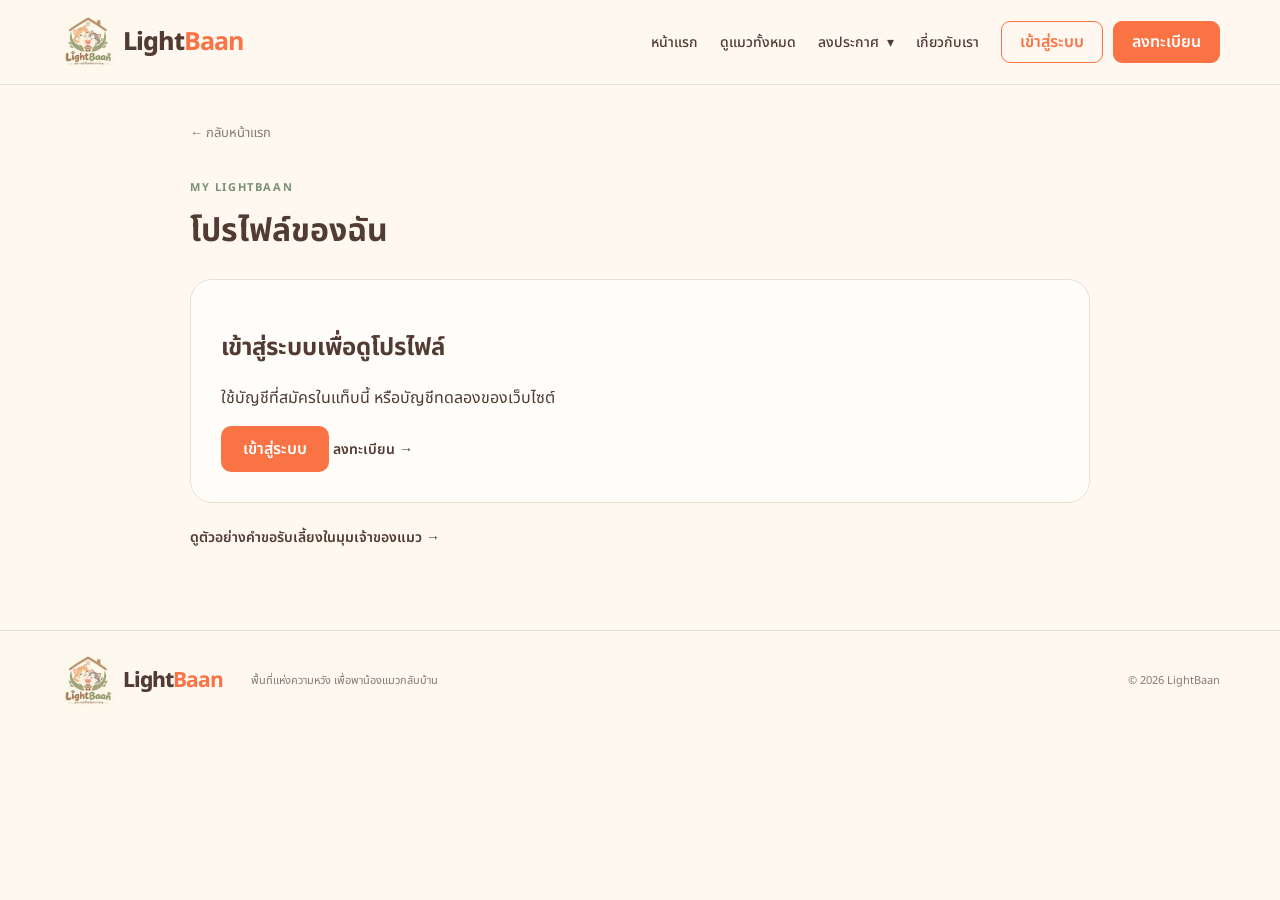
<file: profile.html>
<!DOCTYPE html>
<html lang="th">
<head>
  <meta charset="UTF-8">
  <meta name="viewport" content="width=device-width, initial-scale=1.0">
  <title>โปรไฟล์ของฉัน | LightBaan</title>
  <link rel="icon" type="image/jpeg" href="Logo.jpg">
  <link rel="preconnect" href="https://fonts.googleapis.com">
  <link rel="preconnect" href="https://fonts.gstatic.com" crossorigin>
  <link href="https://fonts.googleapis.com/css2?family=Noto+Sans+Thai:wght@400;500;600;700;800&display=swap" rel="stylesheet">
  <link rel="stylesheet" href="styles.css?v=20261018-menu">
  <script src="cats.js?v=20261018-nav" defer></script>
  <script src="demo.js?v=20261018-nav" defer></script>
  <script src="adoption.js?v=20261018-nav" defer></script>
  <script src="app.js?v=20261018-menu" defer></script>
  <script src="profile.js?v=20261018-nav" defer></script>
</head>
<body>
  <a class="skip-link" href="#profileMain">ข้ามไปยังเนื้อหา</a>
  <header class="site-header">
    <div class="container navbar">
      <a class="logo" href="index.html?v=20261018-menu" aria-label="LightBaan หน้าแรก"><img class="logo-image" src="Logo.jpg" alt=""><span>Light<strong>Baan</strong></span></a>
      <button class="menu-button" id="menuButton" type="button" aria-label="เปิดเมนู" aria-controls="navLinks" aria-expanded="false"><span></span><span></span><span></span></button>
      <nav class="nav-links" id="navLinks" aria-label="เมนูหลัก"><a href="index.html?v=20261018-menu">หน้าแรก</a><a href="cats.html">ดูแมวทั้งหมด</a><details class="nav-post"><summary>ลงประกาศ <span aria-hidden="true">▾</span></summary><div class="nav-post-options"><a href="report.html">แจ้งแมวหาย</a><a href="report.html?type=found">แจ้งพบแมว</a><a href="report.html?type=adopt">ลงประกาศหาบ้าน</a></div></details><a href="index.html?v=20261018-menu#about">เกี่ยวกับเรา</a></nav>
      <div class="auth-actions"><a class="login-button" href="auth.html">เข้าสู่ระบบ</a><a class="register-button" href="auth.html?mode=register">ลงทะเบียน</a></div>
    </div>
  </header>
  <main class="container profile-page" id="profileMain"><a class="back-link" href="index.html?v=20261018-menu">← กลับหน้าแรก</a><p class="section-label">MY LIGHTBAAN</p><h1>โปรไฟล์ของฉัน</h1><div id="profileContent"><noscript>กรุณาเปิด JavaScript เพื่อดูโปรไฟล์</noscript></div><p><a class="text-link" href="adoptions.html?view=example">ดูตัวอย่างคำขอรับเลี้ยงในมุมเจ้าของแมว →</a></p></main>
  <footer class="site-footer"><div class="container footer-content"><a class="logo" href="index.html?v=20261018-menu"><img class="logo-image" src="Logo.jpg" alt=""><span>Light<strong>Baan</strong></span></a><p>พื้นที่แห่งความหวัง เพื่อพาน้องแมวกลับบ้าน</p><small>© 2026 LightBaan</small></div></footer>
</body>
</html>
</file>
<file: styles.css>
:root {
  --cream: #fff8f0;
  --white: #fffdf9;
  --orange: #f97345;
  --brown: #513b32;
  --muted: #887970;
  --green: #789174;
  --border: #eadfd3;
}

.profile-link { display: flex; align-items: center; gap: 8px; min-width: 0; }
.profile-link-name { max-width: 105px; overflow: hidden; text-overflow: ellipsis; white-space: nowrap; font-weight: 600; }
.profile-mini-avatar, .profile-avatar { display: grid; place-items: center; flex-shrink: 0; border-radius: 50%; background: #f9e2d4; color: #8b432b; font-weight: 700; }
.profile-mini-avatar { width: 34px; height: 34px; }
.profile-page { max-width: 900px; padding-block: 35px 65px; }
.profile-page h1 { margin: 10px 0 24px; }
.profile-card { padding: 30px; border: 1px solid var(--border); border-radius: 22px; background: var(--white); margin-bottom: 22px; }
.profile-identity { display: flex; align-items: center; gap: 20px; min-width: 0; }
.profile-identity > div { min-width: 0; }
.profile-identity h2 { font-size: 28px; margin: 10px 0 6px; overflow-wrap: anywhere; }
.profile-email { color: var(--muted); overflow-wrap: anywhere; margin: 0; }
.profile-avatar { width: 80px; height: 80px; font-size: 32px; }
.profile-badge { font-size: 12px; color: #466044; background: #edf2e8; padding: 6px 10px; border-radius: 20px; display: inline-block; }
.profile-stats { display: grid; grid-template-columns: repeat(3, 1fr); gap: 12px; margin: 28px 0; }
.profile-stats div { background: var(--cream); border-radius: 14px; padding: 18px 8px; text-align: center; }
.profile-stats strong { display: block; font-size: 28px; color: var(--orange); }
.profile-stats span { font-size: 13px; }
.profile-actions { display: flex; flex-wrap: wrap; gap: 12px; }
@media (max-width: 600px) { .profile-card { padding: 20px; } .profile-identity { align-items: flex-start; gap: 12px; } .profile-avatar { width: 54px; height: 54px; font-size: 24px; } .profile-identity h2 { font-size: 23px; } .profile-stats { gap: 6px; } .profile-stats span { font-size: 11px; } }

* { box-sizing: border-box; }
html { scroll-behavior: smooth; scroll-padding-top: 100px; }
body { margin: 0; color: var(--brown); background: var(--cream); font-family: "Noto Sans Thai", Tahoma, sans-serif; }
button, input, select { font: inherit; }
button { cursor: pointer; }
a { color: inherit; text-decoration: none; }
.container { width: min(1160px, calc(100% - 48px)); margin-inline: auto; }

.site-header { position: sticky; top: 0; z-index: 10; border-bottom: 1px solid var(--border); background: rgba(255, 248, 240, 0.94); backdrop-filter: blur(12px); }
.navbar { min-height: 84px; display: flex; align-items: center; gap: 32px; }
.logo { display: inline-flex; align-items: center; gap: 7px; font-size: 25px; font-weight: 800; letter-spacing: -1px; }
.logo-icon, .logo strong { color: var(--orange); }
.logo-icon { font-size: 31px; font-weight: 400; }
.logo-image { width: 56px; height: 56px; border-radius: 12px; object-fit: cover; }
.nav-links { display: flex; align-items: center; gap: 30px; margin-left: auto; font-size: 14px; font-weight: 500; }
.nav-links a { padding-block: 12px; }
.nav-links a:hover, .nav-links a.active { color: var(--orange); }

.auth-actions { display: flex; align-items: center; gap: 10px; }
.login-button, .register-button { min-height: 42px; border-radius: 9px; padding: 0 18px; font-weight: 600; }
.login-button { border: 1px solid var(--orange); color: var(--orange); background: transparent; }
.login-button:hover { color: #fff; background: var(--orange); }
.register-button { border: 1px solid var(--orange); color: #fff; background: var(--orange); }
.register-button:hover { border-color: #dd5c32; background: #dd5c32; }

.primary-button, .secondary-button { min-height: 46px; border: 0; border-radius: 10px; padding: 0 22px; font-weight: 600; transition: 180ms ease; }
.primary-button { color: #fff; background: var(--orange); }
.primary-button:hover { background: #dd5c32; transform: translateY(-2px); }
.secondary-button { color: var(--brown); background: var(--white); }
.secondary-button:hover { transform: translateY(-2px); }
.menu-button { display: none; width: 42px; height: 42px; margin-left: auto; border: 0; border-radius: 9px; background: transparent; }
.menu-button span { display: block; width: 22px; height: 2px; margin: 5px auto; background: var(--brown); }

.hero { padding: 70px 0 92px; }
.hero-grid { display: grid; grid-template-columns: 1fr 0.9fr; align-items: center; gap: 76px; }
.eyebrow, .section-label { color: var(--green); font-size: 11px; font-weight: 700; letter-spacing: 1.6px; }
.eyebrow { display: flex; align-items: center; gap: 8px; }
.eyebrow span { width: 7px; height: 7px; border-radius: 50%; background: var(--green); }
.hero h1 { margin: 19px 0 22px; font-size: clamp(44px, 5vw, 66px); line-height: 1.28; letter-spacing: -2.5px; }
.hero h1 span { position: relative; color: var(--orange); }
.hero h1 span::after { content: ""; position: absolute; left: 0; right: 0; bottom: -5px; height: 7px; border-top: 4px solid var(--orange); border-radius: 50%; transform: rotate(-1deg); }
.hero-description { max-width: 540px; margin: 0; color: var(--muted); font-size: 15px; line-height: 1.9; }
.hero-actions { display: flex; align-items: center; gap: 26px; margin-top: 30px; }
.text-link { font-size: 14px; font-weight: 600; }
.text-link span { margin-left: 8px; }
.kind-note { display: flex; align-items: center; gap: 14px; margin-top: 34px; }
.cat-faces { padding: 8px 13px; border: 3px solid #fff; border-radius: 30px; background: #f0e7db; }
.kind-note p { margin: 0; color: var(--muted); font-size: 12px; line-height: 1.7; }
.kind-note strong { color: var(--brown); }
.hero-image-wrap { position: relative; max-width: 470px; justify-self: end; }
.hero-image { display: block; width: 100%; height: 470px; border-radius: 180px 180px 22px 22px; object-fit: cover; transform: rotate(2deg); }
.image-note { position: absolute; left: -45px; bottom: -22px; display: flex; align-items: center; gap: 14px; padding: 16px 23px; border-radius: 13px; background: #fff; box-shadow: 0 15px 40px rgba(81, 59, 50, 0.12); transform: rotate(-4deg); }
.image-note > span { color: var(--orange); font-size: 34px; }
.image-note p { margin: 0; font-size: 12px; line-height: 1.7; }

.search-area { transform: translateY(-26px); }
.search-box { display: grid; grid-template-columns: 1.1fr 1fr 1.35fr 150px; align-items: center; gap: 20px; padding: 24px 26px; border: 1px solid var(--border); border-radius: 15px; background: var(--white); box-shadow: 0 12px 35px rgba(81, 59, 50, 0.06); }
.search-heading { display: flex; min-height: 66px; flex-direction: column; justify-content: center; padding-right: 22px; border-right: 1px solid var(--border); }
.search-heading strong, .search-heading span { display: block; }
.search-heading strong { font-size: 18px; }
.search-heading span { margin-top: 4px; color: var(--muted); font-size: 11px; }
.search-box label { display: flex; flex-direction: column; gap: 7px; font-size: 11px; font-weight: 600; }
.search-box input, .search-box select { width: 100%; height: 46px; margin: 0; border: 1px solid var(--border); border-radius: 9px; outline: 0; padding: 0 13px; color: var(--brown); background: #fff; font-size: 13px; }
.search-box input:focus, .search-box select:focus { border-color: var(--orange); box-shadow: 0 0 0 3px rgba(249, 115, 69, 0.12); }
.search-box > .primary-button { width: 100%; height: 46px; margin-top: 18px; }

.cats-section { padding: 45px 0 80px; }
.section-heading { display: flex; align-items: end; justify-content: space-between; gap: 24px; }
.section-heading h2, .about-section h2 { margin: 7px 0; font-size: 30px; letter-spacing: -0.8px; }
.section-heading p:not(.section-label), .about-section p:not(.section-label) { margin: 0; color: var(--muted); font-size: 13px; }
.section-heading > span { color: var(--muted); font-size: 12px; }
.filter-buttons { display: flex; gap: 9px; margin: 28px 0 24px; }
.filter-buttons button { min-height: 36px; padding: 0 18px; border: 1px solid var(--border); border-radius: 8px; color: var(--muted); background: transparent; font-size: 12px; }
.filter-buttons button.active { border-color: var(--brown); color: #fff; background: var(--brown); }
.cat-grid { display: grid; grid-template-columns: repeat(3, 1fr); gap: 24px; }
.cat-card { overflow: hidden; border: 1px solid var(--border); border-radius: 14px; background: var(--white); transition: 180ms ease; }
@media (hover: hover) and (pointer: fine) {
  .cat-card:hover { transform: translateY(-5px); box-shadow: 0 13px 30px rgba(81, 59, 50, 0.08); }
}
.cat-photo { position: relative; height: 245px; }
.cat-photo img { width: 100%; height: 100%; object-fit: cover; }
.status { position: absolute; top: 14px; left: 14px; padding: 5px 11px; border-radius: 6px; color: #b7522e; background: #fff0e7; font-size: 11px; font-weight: 700; }
.status.found { color: #526a47; background: #e9efdf; }
.status.adopt { color: #8a6b28; background: #fff5d9; }
.cat-info { padding: 18px 20px; }
.cat-info h3 { margin: 0; font-size: 20px; }
.cat-info p { margin: 7px 0 15px; color: var(--muted); font-size: 12px; }
.cat-meta { display: flex; justify-content: space-between; gap: 12px; padding-top: 13px; border-top: 1px solid #f1e9e0; color: var(--muted); font-size: 11px; }
.cat-meta button { padding: 0; border: 0; color: var(--brown); background: transparent; font-weight: 600; }
.empty-state { padding: 45px; border-radius: 14px; text-align: center; background: var(--white); }
.empty-state h3 { margin-top: 0; }
.empty-state p { color: var(--muted); }

.about-section { display: grid; grid-template-columns: auto 1fr auto; align-items: center; gap: 30px; margin-bottom: 70px; padding: 38px 45px; border-radius: 16px; background: #edf0e3; }
.about-icon { color: var(--green); font-size: 72px; transform: rotate(-10deg); }
.site-footer { border-top: 1px solid var(--border); }
.footer-content { min-height: 100px; display: flex; align-items: center; gap: 28px; }
.footer-content .logo { font-size: 21px; }
.footer-content p, .footer-content small { color: var(--muted); font-size: 11px; }
.footer-content small { margin-left: auto; }

dialog { width: min(430px, calc(100% - 36px)); border: 1px solid var(--border); border-radius: 18px; padding: 38px 30px; color: var(--brown); background: var(--cream); text-align: center; }
dialog::backdrop { background: rgba(45, 34, 30, 0.55); backdrop-filter: blur(3px); }
.dialog-close { position: absolute; top: 8px; right: 13px; border: 0; color: var(--brown); background: transparent; font-size: 28px; }
.dialog-icon { color: var(--orange); font-size: 48px; }
dialog h2 { margin: 8px 0; }
dialog p { margin: 0 0 22px; color: var(--muted); font-size: 13px; line-height: 1.8; }

@media (max-width: 900px) {
  .nav-links { gap: 16px; }
  .hero-grid { gap: 40px; }
  .hero-image { height: 410px; }
  .search-box { grid-template-columns: 1fr 1fr; }
  .search-heading { border-right: 0; }
}

@media (max-width: 720px) {
  .container { width: min(100% - 32px, 560px); }
  .navbar { flex-wrap: wrap; min-height: 74px; padding-block: 12px; }
  .logo-image { width: 46px; height: 46px; }
  .menu-button { display: block; }
  .auth-actions { order: 2; margin-left: auto; }
  .login-button, .register-button { min-height: 38px; padding: 0 13px; font-size: 12px; }
  .menu-button { order: 3; margin-left: 0; }
  .nav-links { display: none; width: 100%; flex-direction: column; align-items: stretch; gap: 0; }
  .nav-links.open { display: flex; }
  .nav-links a { padding: 11px 4px; border-top: 1px solid var(--border); }
  .hero { padding: 45px 0 75px; }
  .hero-grid { grid-template-columns: 1fr; }
  .hero-image-wrap { width: 90%; justify-self: center; }
  .hero-image { height: 370px; }
  .image-note { left: -18px; }
  .search-box { grid-template-columns: 1fr; }
  .search-heading { padding-right: 0; }
  .cat-grid { grid-template-columns: repeat(2, 1fr); gap: 15px; }
  .cat-photo { height: 210px; }
  .about-section { grid-template-columns: 1fr; gap: 18px; padding: 28px; }
  .about-icon { display: none; }
  .about-section .secondary-button { justify-self: start; }
  .footer-content { flex-wrap: wrap; gap: 6px 18px; padding-block: 25px; }
  .footer-content small { width: 100%; margin-left: 0; }
}

@media (max-width: 460px) {
  .hero h1 { font-size: 43px; }
  .hero-actions { align-items: flex-start; flex-direction: column; }
  .hero-image { height: 310px; }
  .cat-grid { grid-template-columns: 1fr; }
  .cat-photo { height: 265px; }
  .section-heading { align-items: flex-start; flex-direction: column; }
  .filter-buttons { overflow-x: auto; padding-bottom: 4px; }
  .filter-buttons button { flex: 0 0 auto; }
}

/* Shared controls and keyboard navigation */
[hidden] { display: none !important; }
a.primary-button, a.secondary-button, a.login-button, a.register-button { display: inline-flex; align-items: center; justify-content: center; gap: 10px; }
:focus-visible { outline: 3px solid var(--green); outline-offset: 4px; }
.skip-link { position: fixed; top: -80px; left: 16px; z-index: 100; padding: 12px; background: white; }
.skip-link:focus { top: 12px; }
.navbar { gap: 22px; }
.logo, .auth-actions { flex-shrink: 0; }
.logo-image { object-fit: contain; }
.nav-links { gap: 22px; }
.nav-links a { white-space: nowrap; }
.cat-photo { display: block; overflow: hidden; background: #ede3d5; }
.cat-photo img { display: block; transition: transform 250ms ease; }
@media (hover: hover) and (pointer: fine) {
  .cat-photo:hover img { transform: scale(1.035); }
}
.cat-meta { align-items: center; flex-wrap: wrap; }
.cat-meta a { color: var(--brown); font-weight: 700; padding-block: 5px; }
.sample-note { color: var(--muted); font-size: 11px; line-height: 1.8; }
.image-credit, .cat-info .image-credit { margin: 8px 0; color: #706458; font-size: 12px; line-height: 1.6; }
.image-credit a { color: #645441; text-decoration: underline; text-underline-offset: 3px; }
.image-credit a:hover { color: #a63c16; }
.hero-credit { text-align: right; margin-top: 18px; }
.search-box { grid-template-columns: 1fr 1fr 1.2fr 150px; align-items: end; }
.search-box .search-heading { grid-column: 1 / -1; border-right: 0; padding: 0; min-height: auto; }
.search-box select:disabled { background: #f3f0eb; color: #797167; cursor: not-allowed; }
.search-box label { min-width: 0; }
.search-box > .primary-button { margin-top: 0; }
.search-box select { min-width: 0; }
.search-heading { align-self: center; }
.story-section { display: grid; grid-template-columns: 0.85fr 1fr; align-items: center; gap: 90px; padding-block: 30px 80px; }
.story-visual { background: #f4eddd; border-radius: 48% 48% 18px 18px; padding: 35px; text-align: center; }
.story-visual img { width: 100%; max-width: 320px; border-radius: 50%; mix-blend-mode: multiply; }
.story-visual p { color: #867656; font-size: 14px; letter-spacing: 1px; }
.story-copy h2 { font-size: clamp(28px, 3vw, 40px); line-height: 1.4; margin: 12px 0 22px; letter-spacing: -1px; }
.story-copy > p:not(.section-label) { color: var(--muted); line-height: 1.95; font-size: 15px; }
.story-copy .text-link { display: inline-block; margin-top: 15px; color: #b94d29; }
.how-section { padding: 45px 0 65px; border-top: 1px solid var(--border); }
.steps { list-style: none; display: grid; grid-template-columns: repeat(3, 1fr); gap: 44px; margin: 38px 0 0; padding: 0; }
.steps li { border-top: 2px solid #e8d9c6; padding-top: 22px; }
.step-number { color: var(--orange); font-size: 40px; font-weight: 500; }
.steps h3 { margin: 12px 0 8px; font-size: 20px; }
.steps p { color: var(--muted); font-size: 14px; line-height: 1.9; margin: 0; }
.faq-section { display: grid; grid-template-columns: 0.8fr 1.2fr; gap: 60px; padding-block: 30px 80px; }
.faq-section h2 { font-size: 30px; margin: 8px 0; }
.faq-section p { color: var(--muted); line-height: 1.9; font-size: 14px; }
.faq-list details { border-bottom: 1px solid var(--border); padding: 19px 0; }
.faq-list details:first-child { border-top: 1px solid var(--border); }
.faq-list summary { cursor: pointer; font-size: 15px; font-weight: 600; padding-right: 12px; }
.faq-list details[open] summary { color: #b94d29; }
.faq-list p { margin-bottom: 0; }

/* Sign-in and registration page */
.auth-page { padding-top: 30px; padding-bottom: 65px; }
.back-link { display: inline-block; font-size: 13px; color: var(--muted); margin-bottom: 25px; }
.auth-layout { display: grid; grid-template-columns: 0.95fr 1fr; border: 1px solid var(--border); border-radius: 24px; overflow: hidden; background: var(--white); }
.auth-welcome { padding: 50px; background: #edf0e3; display: flex; flex-direction: column; align-items: flex-start; }
.auth-welcome h1 { font-size: clamp(30px, 3.5vw, 44px); line-height: 1.4; letter-spacing: -1px; margin: 10px 0 16px; }
.auth-welcome > p:not(.section-label) { font-size: 14px; color: #6a775b; line-height: 1.9; margin: 0; }
.auth-welcome > img { width: min(260px, 100%); margin: 25px auto; border-radius: 50%; mix-blend-mode: multiply; }
.welcome-note { display: flex; align-items: center; gap: 16px; border-top: 1px solid #d5dcc7; width: 100%; padding-top: 20px; margin-top: auto; }
.welcome-note > span { font-size: 36px; color: var(--green); }
.welcome-note p { font-size: 12px; line-height: 1.9; margin: 0; color: #647259; }
.auth-panel { padding: 42px 45px; }
.auth-tabs { display: grid; grid-template-columns: 1fr 1fr; padding: 5px; gap: 5px; background: #f5ede3; border-radius: 12px; margin-bottom: 30px; }
.auth-tabs button { border: 0; border-radius: 8px; padding: 11px; color: var(--muted); background: transparent; font-weight: 600; }
.auth-tabs button.active { color: #a94b2b; background: white; box-shadow: 0 2px 7px #513b3208; }
.auth-panel h2 { font-size: 26px; line-height: 1.4; margin: 8px 0 10px; }
.auth-description { font-size: 13px; color: var(--muted); }
.demo-notice { background: #fff2df; color: #886231; border-radius: 8px; padding: 12px 15px; font-size: 11px; line-height: 1.8; margin: 20px 0; }
.field { margin-bottom: 17px; }
.field label { display: block; margin-bottom: 7px; font-size: 13px; font-weight: 600; }
.field input, #shareLink { width: 100%; min-width: 0; height: 46px; border: 1px solid var(--border); border-radius: 8px; padding: 0 13px; background: white; color: var(--brown); }
.field small { display: block; font-size: 11px; color: var(--muted); margin-top: 5px; }
.field small:empty { display: none; }
.field .field-error { color: #ad3026; }
.field input[aria-invalid="true"] { border-color: #ad3026; }
.password-field { position: relative; }
.password-field input { padding-right: 65px; }
.password-toggle { position: absolute; right: 7px; top: 5px; bottom: 5px; padding-inline: 10px; border: 0; background: transparent; color: #a14a2b; font-size: 12px; }
.auth-submit { width: 100%; margin-top: 6px; }
.auth-switch { text-align: center; color: var(--muted); font-size: 12px; margin: 20px 0 0; }
.auth-switch button { background: none; border: 0; color: #b94d29; font-weight: 600; }
.form-feedback { background: #edf0e3; padding: 14px; border-radius: 8px; color: #536345; font-size: 12px; line-height: 1.85; }

/* Individual cat detail */
.detail-map-section { margin-top: 35px; padding: 24px; border: 1px solid var(--border); border-radius: 20px; background: #fffdf9; }
.detail-map-section h2 { margin: 8px 0; }
#catMap { height: 350px; width: 100%; z-index: 0; border-radius: 14px; background: #e8ede6; }
.cat-map-pin { display: grid; place-items: center; color: white; background: #ff7043; border: 3px solid white; border-radius: 50%; box-shadow: 0 2px 8px #0005; }
.detail-page { padding-bottom: 70px; }
.breadcrumb { display: flex; flex-wrap: wrap; gap: 12px; font-size: 12px; padding-block: 28px; color: var(--muted); }
.breadcrumb a:hover { color: var(--orange); }
.detail-grid { display: grid; grid-template-columns: 1fr 1fr; gap: 50px; align-items: start; }
.detail-photo { width: 100%; height: 525px; object-fit: cover; border-radius: 20px; background: #eee4d7; display: block; }
.detail-summary { padding-top: 12px; }
.detail-summary > .status { position: static; display: inline-block; margin-bottom: 18px; }
.detail-summary .section-label { margin-bottom: 5px; }
.detail-summary h1 { font-size: 48px; letter-spacing: -1px; line-height: 1.3; margin: 8px 0 15px; }
.detail-location { color: var(--muted); font-size: 13px; }
.detail-intro { font-size: 16px; margin: 20px 0; }
.cat-facts { display: grid; grid-template-columns: 1fr 1fr; gap: 20px; border-block: 1px solid var(--border); margin: 25px 0; padding: 22px 0; }
.cat-facts dt { font-size: 12px; color: var(--muted); margin-bottom: 6px; }
.cat-facts dd { font-size: 14px; font-weight: 600; margin: 0; }
.detail-actions { display: flex; flex-wrap: wrap; gap: 12px; }
.detail-actions button { flex: 1 1 190px; font-size: 13px; padding-inline: 13px; }
.detail-actions .secondary-button { border: 1px solid var(--border); }
.share-feedback { color: #5d754d; font-size: 12px; }
#shareFallback label { display: block; font-size: 12px; margin-bottom: 8px; }
.detail-bottom { display: grid; grid-template-columns: 1.3fr 0.7fr; gap: 65px; margin-top: 45px; align-items: start; }
.detail-story h2 { font-size: 23px; margin: 0 0 14px; }
.detail-story p { color: var(--muted); font-size: 14px; line-height: 1.95; margin: 0 0 28px; }
.publisher { border: 1px solid var(--border); border-radius: 15px; background: var(--white); padding: 28px; }
.publisher h2 { font-size: 20px; margin: 10px 0; }
.publisher h3 { font-size: 15px; }
.publisher p:not(.section-label) { font-size: 12px; line-height: 1.9; color: var(--muted); }
.publisher-avatar { width: 48px; height: 48px; display: grid; place-items: center; color: var(--green); background: #edf0e3; border-radius: 50%; font-size: 28px; margin-top: 20px; }
.publisher .secondary-button { border: 1px solid var(--border); margin-top: 8px; width: 100%; }
.related-section { border-top: 1px solid var(--border); margin-top: 30px; padding-top: 35px; }
.related-section .cat-grid { margin-top: 28px; }
.not-found { text-align: center; padding: 90px 0; min-height: 65vh; }
.not-found h1 { font-size: 32px; }
.not-found p { color: var(--muted); margin-bottom: 25px; }

@media (max-width: 1050px) {
  .navbar { flex-wrap: wrap; gap: 14px; padding-block: 12px; }
  .auth-actions { margin-left: auto; }
  .nav-links { order: 4; width: 100%; justify-content: center; margin: 0; gap: 30px; }
  .nav-links a { padding-block: 4px; }
  .search-box { grid-template-columns: 1fr 1fr; }
  .search-heading { grid-column: 1 / -1; border-right: 0; padding: 0; min-height: auto; }
  .story-section { gap: 40px; }
  .auth-panel, .auth-welcome { padding: 32px; }
  .detail-grid { gap: 30px; }
}
@media (max-width: 720px) {
  html { scroll-padding-top: 150px; }
  .navbar { gap: 12px; }
  .navbar .logo { font-size: 22px; }
  .auth-actions { order: 3; width: 100%; justify-content: flex-end; }
  .navbar .menu-button { order: 2; margin-left: auto; }
  .nav-links { order: 4; align-items: stretch; }
  .nav-links a { padding: 11px 4px; }
  .search-box { grid-template-columns: 1fr; gap: 16px; padding: 22px; }
  .search-box > .primary-button { margin-top: 0; }
  .story-section, .faq-section, .auth-layout, .detail-grid, .detail-bottom { grid-template-columns: 1fr; }
  .story-section { gap: 28px; padding-bottom: 45px; }
  .story-visual { padding: 25px; }
  .story-visual img { max-width: 220px; }
  .steps { grid-template-columns: 1fr; gap: 20px; margin-top: 25px; }
  .steps li { padding-left: 65px; position: relative; padding-top: 18px; }
  .step-number { position: absolute; left: 0; top: 17px; font-size: 32px; }
  .steps h3 { margin-top: 0; }
  .faq-section { gap: 20px; padding-block: 0 45px; }
  .auth-welcome { padding: 28px; }
  .auth-welcome h1 { font-size: 30px; }
  .auth-welcome > img, .welcome-note { display: none; }
  .auth-panel { padding: 28px 22px; }
  .auth-panel h2 { font-size: 24px; }
  .detail-photo { height: 380px; }
  .detail-summary h1 { font-size: 40px; }
  .detail-bottom { gap: 20px; margin-top: 25px; }
  .detail-story h2 { font-size: 22px; }
  .related-section .section-heading { align-items: flex-start; }
}
.report-page { padding-block: 35px 70px; }
.report-page h1 { font-size: clamp(32px, 5vw, 48px); margin: 12px 0; }
.report-lead { color: var(--muted); line-height: 1.8; margin-bottom: 30px; }
.report-layout { display: grid; grid-template-columns: minmax(0, 2fr) minmax(240px, 1fr); gap: 32px; align-items: start; }
.report-form, .report-result { background: var(--white); padding: 30px; border: 1px solid var(--border); border-radius: 20px; }
.report-form fieldset { min-width: 0; border: 0; border-top: 1px solid var(--border); padding: 24px 0 12px; margin: 25px 0 0; }
.report-form legend { padding-right: 16px; font-size: 20px; font-weight: 700; }
.report-fields { display: grid; grid-template-columns: minmax(0, 1fr) minmax(0, 1fr); gap: 0 20px; }
.report-form .field { min-width: 0; }
.report-form input, .report-form select, .report-form textarea { width: 100%; min-width: 0; padding: 12px; border: 1px solid var(--border); border-radius: 9px; background: #fff; color: var(--brown); font: inherit; font-size: 15px; }
.report-form textarea { resize: vertical; }
.report-form select:disabled { background: #f3f0eb; }
.report-form input:focus, .report-form select:focus, .report-form textarea:focus { outline: 2px solid var(--orange); outline-offset: 2px; }
.report-tips { background: #edf0e3; border-radius: 20px; padding: 30px; }
.report-tips h2 { font-size: 28px; line-height: 1.5; }
.report-tips ul { padding-left: 20px; line-height: 1.9; }
.report-tips li { margin-bottom: 14px; }
.report-photo { display: block; max-width: 100%; width: 100%; max-height: 350px; object-fit: contain; border-radius: 12px; background: #f3f0eb; margin-block: 16px; }
.report-result { margin-top: 32px; scroll-margin-top: 150px; }
.report-result-grid { display: grid; grid-template-columns: minmax(0, 1fr) minmax(0, 1fr); gap: 30px; margin-bottom: 25px; }
.report-result h3 { font-size: 30px; margin-bottom: 12px; }
.report-result p { white-space: pre-wrap; overflow-wrap: anywhere; line-height: 1.8; }
.hero-actions button.text-link { border: 0; background: transparent; font: inherit; cursor: pointer; }
@media (max-width: 720px) {
  .report-layout, .report-fields, .report-result-grid { grid-template-columns: minmax(0, 1fr); }
  .report-form, .report-result, .report-tips { padding: 22px; }
  .report-form > .primary-button { width: 100%; }
}
.location-picker { margin: 20px 0 28px; }
.location-picker p, .location-picker small { font-size: 13px; line-height: 1.8; }
.report-map { height: 330px; width: 100%; border: 1px solid var(--border); border-radius: 12px; z-index: 0; background: #e8ede6; }
.map-actions { display: flex; flex-wrap: wrap; gap: 10px; margin-bottom: 12px; }
.map-actions button:disabled { opacity: .5; cursor: not-allowed; }
.lost-pin { background: #c74827; color: white; border: 3px solid white; border-radius: 50%; box-shadow: 0 2px 8px #0005; text-align: center; line-height: 24px; }
#resultMapSection { margin-bottom: 28px; }
.report-map .leaflet-control-attribution { font-size: 10px; }
@media (prefers-reduced-motion: reduce) {
  html { scroll-behavior: auto; }
  *, *::before, *::after { transition: none !important; }
}

/* Demo workflow */
.demo-types {display:flex;flex-wrap:wrap;gap:12px;margin:20px 0}.demo-types a {padding:12px 18px;border:1px solid var(--border);border-radius:12px;background:#fffdf9}.demo-post {padding:22px;margin:20px 0;border:1px solid var(--border);border-radius:16px}.demo-post button {margin:12px}.auth-actions {flex-wrap:wrap}#tipMessage {display:block;width:100%;margin:12px 0;padding:12px;border:1px solid var(--border);border-radius:10px}#saveStatus {color:#a84425}

#adoptionForm textarea,.request-card textarea {font:inherit;width:100%;padding:12px;border:1px solid var(--border);border-radius:10px;resize:vertical;background:white} .adoption-consent {display:block;margin:18px 0;line-height:1.7}.request-card {overflow-wrap:anywhere}.request-card details {margin:20px 0}.request-card dt {font-weight:600;margin-top:15px}.request-card dd {margin:6px 0;color:var(--muted);white-space:pre-wrap}.request-card .profile-actions {margin-top:16px}.review-note {white-space:pre-wrap;background:var(--cream);padding:15px;border-radius:12px}.demo-types [aria-current="page"] {border-color:var(--orange);color:#a84425}#reviewFeedback,#adoptionFeedback {color:#a84425}

.status.closed {background:#e2efdf;color:#345d35}.status.reserved {background:#ffe7c3;color:#854e12}.detail-actions button:disabled {opacity:.65;cursor:not-allowed}

#adoptionDialog {width:min(760px,calc(100% - 24px));max-height:88dvh;overflow-y:auto;text-align:left;padding:28px;box-sizing:border-box}#adoptionDialog .profile-card {border:0;padding:0;margin:0}#adoptionDialog h2 {padding-right:25px}#adoptionDialog::backdrop {background:#30241cb3}body:has(#adoptionDialog[open]) {overflow:hidden}@media(max-width:600px){#adoptionDialog {padding:20px}}

#adoptionForm fieldset {border:1px solid var(--border);border-radius:14px;padding:18px;margin:22px 0}#adoptionForm legend {font-weight:700;padding:0 8px}#adoptionForm select {width:100%;padding:12px;border:1px solid var(--border);border-radius:10px;background:white;color:var(--brown)}

/* Keep catalog links easy to activate on touch screens. */
.cat-photo, .cat-info a, .filter-buttons button { touch-action: manipulation; }
.cat-meta a { display: inline-flex; align-items: center; min-height: 44px; padding: 6px 8px; flex-shrink: 0; }
.cat-meta { align-items: center; }

/* Homepage: clear actions and a dedicated adoption story section. */
.home-page .hero {padding-bottom:62px;background:radial-gradient(ellipse at 85% 25%,#f5e7d4 0,transparent 55%)}
.quick-help {padding-bottom:34px}
.quick-heading {margin-bottom:22px}.quick-heading h2 {margin:6px 0;font-size:26px}
.quick-grid {display:grid;grid-template-columns:repeat(3,minmax(0,1fr));gap:20px}
.quick-card {display:block;padding:26px;border:1px solid var(--border);border-radius:20px;background:var(--white)}
.quick-card h3 {font-size:21px;margin:16px 0 8px}.quick-card p {font-size:14px;line-height:1.8;color:var(--muted);margin:0 0 22px}
.quick-icon {display:grid;place-items:center;width:48px;height:48px;border-radius:15px;background:#ffeadf;color:#a84324}.quick-icon svg {width:25px;height:25px}
.quick-1 .quick-icon {background:#edf1e5;color:#4e6845}.quick-2 .quick-icon {background:#fff0d1;color:#86611e}
.quick-link {display:flex;justify-content:space-between;font-size:14px;font-weight:700;border-top:1px solid var(--border);padding-top:16px}
.home-page #cats {padding-top:32px;padding-bottom:56px}
.success-section {background:#eaf0e3;border-block:1px solid #d6e0cd;padding:48px 0;margin-bottom:56px}
.success-section .section-label {color:#4c6744}.success-section .sample-note {color:#58664e}
.success-layout {display:grid;grid-template-columns:1fr 1fr;gap:54px;align-items:center;margin-top:26px}
.success-copy {max-width:420px}.success-heart {display:block;font-size:48px;line-height:1;color:#597550}
.success-copy h3 {font-size:34px;line-height:1.45;letter-spacing:-.6px;margin:15px 0;color:#354b30}
.success-copy p {font-size:15px;line-height:1.9;color:#52634b}.success-button {display:inline-flex;align-items:center;min-height:46px;padding:10px 20px;border-radius:10px;background:#4c6744;color:#fff;font-weight:600;margin-top:10px}
.success-layout .cat-grid {grid-template-columns:1fr;gap:22px}.success-layout .cat-photo {height:280px}
.home-page .how-section {background:var(--white);border:1px solid var(--border);border-radius:24px;padding:32px;margin-bottom:45px}
@media(hover:hover) and (pointer:fine){.quick-card:hover {border-color:#b79476;box-shadow:0 8px 24px #513b320c}.success-button:hover {background:#354b30}}
.quick-card:focus-visible,.success-button:focus-visible {outline:3px solid #a84324;outline-offset:4px}
@media(max-width:720px){.home-page .hero {padding-bottom:38px}.quick-grid {grid-template-columns:1fr;gap:12px}.quick-card {padding:20px}.quick-card h3 {margin-top:12px}.quick-card p {margin-bottom:14px}.quick-heading h2 {font-size:23px}.success-layout {grid-template-columns:1fr;gap:25px}.success-copy h3 {font-size:28px}.success-section {padding:32px 0;margin-bottom:35px}.home-page .how-section {padding:22px}.success-layout .cat-photo {height:260px}}

/* Click-operated posting navigation, also usable with a keyboard. */
.nav-post {position:relative}.nav-post summary {list-style:none;cursor:pointer;min-height:44px;display:flex;align-items:center;gap:8px;font-weight:500}.nav-post summary::-webkit-details-marker {display:none}.nav-post summary.active,.nav-post[open] summary {color:#a84324}.nav-post summary:focus-visible {outline:2px solid var(--orange);outline-offset:4px;border-radius:4px}
.nav-post-options {position:absolute;top:100%;left:0;min-width:210px;padding:8px;background:var(--white);border:1px solid var(--border);border-radius:12px;box-shadow:0 12px 28px #513b321a;z-index:20}.nav-post-options a {display:flex;align-items:center;min-height:44px;padding:10px 14px;border-radius:7px}.nav-post-options a:hover,.nav-post-options a:focus-visible {background:var(--cream);color:#a84324}
@media(max-width:720px){.nav-post summary {padding:11px 4px;border-top:1px solid var(--border)}.nav-post-options {position:static;box-shadow:none;margin:0 0 8px;padding:4px 10px}.nav-links .nav-post-options a {border-top:0;padding:10px 12px}}
</file>
